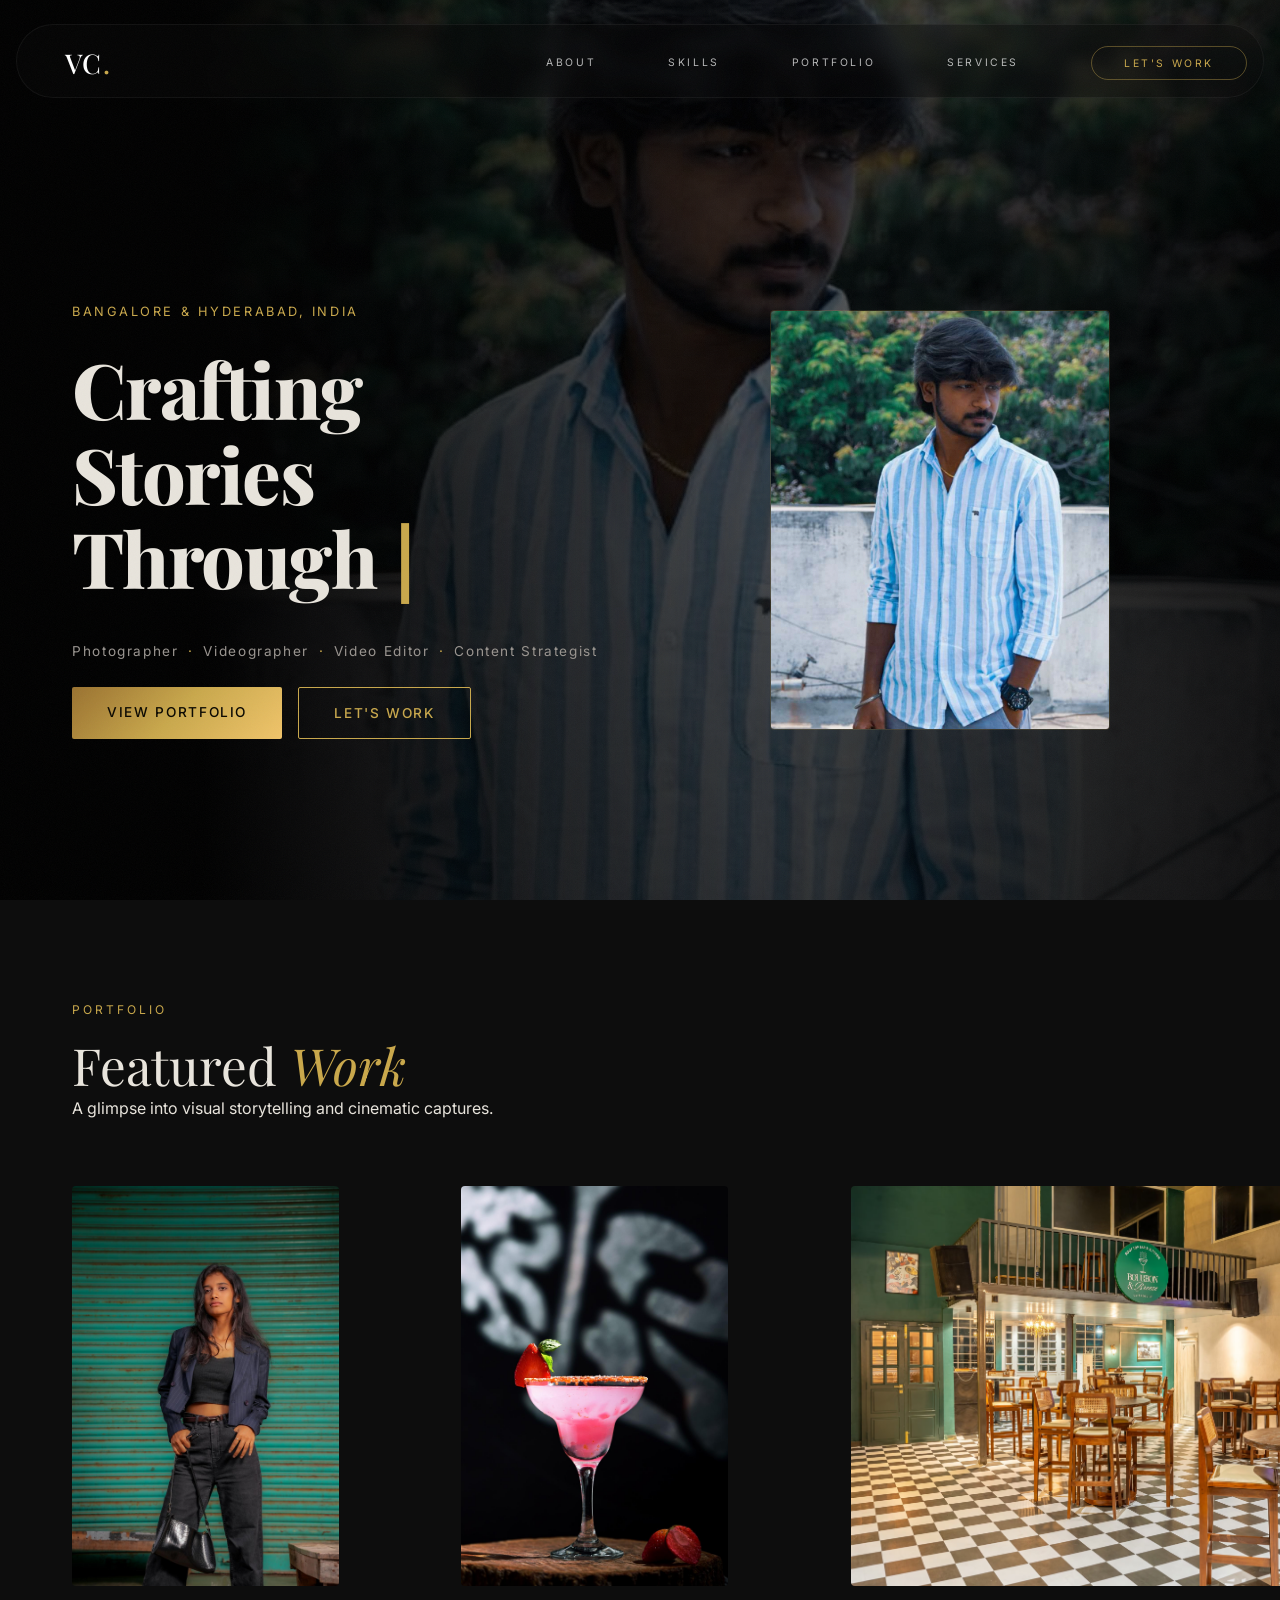
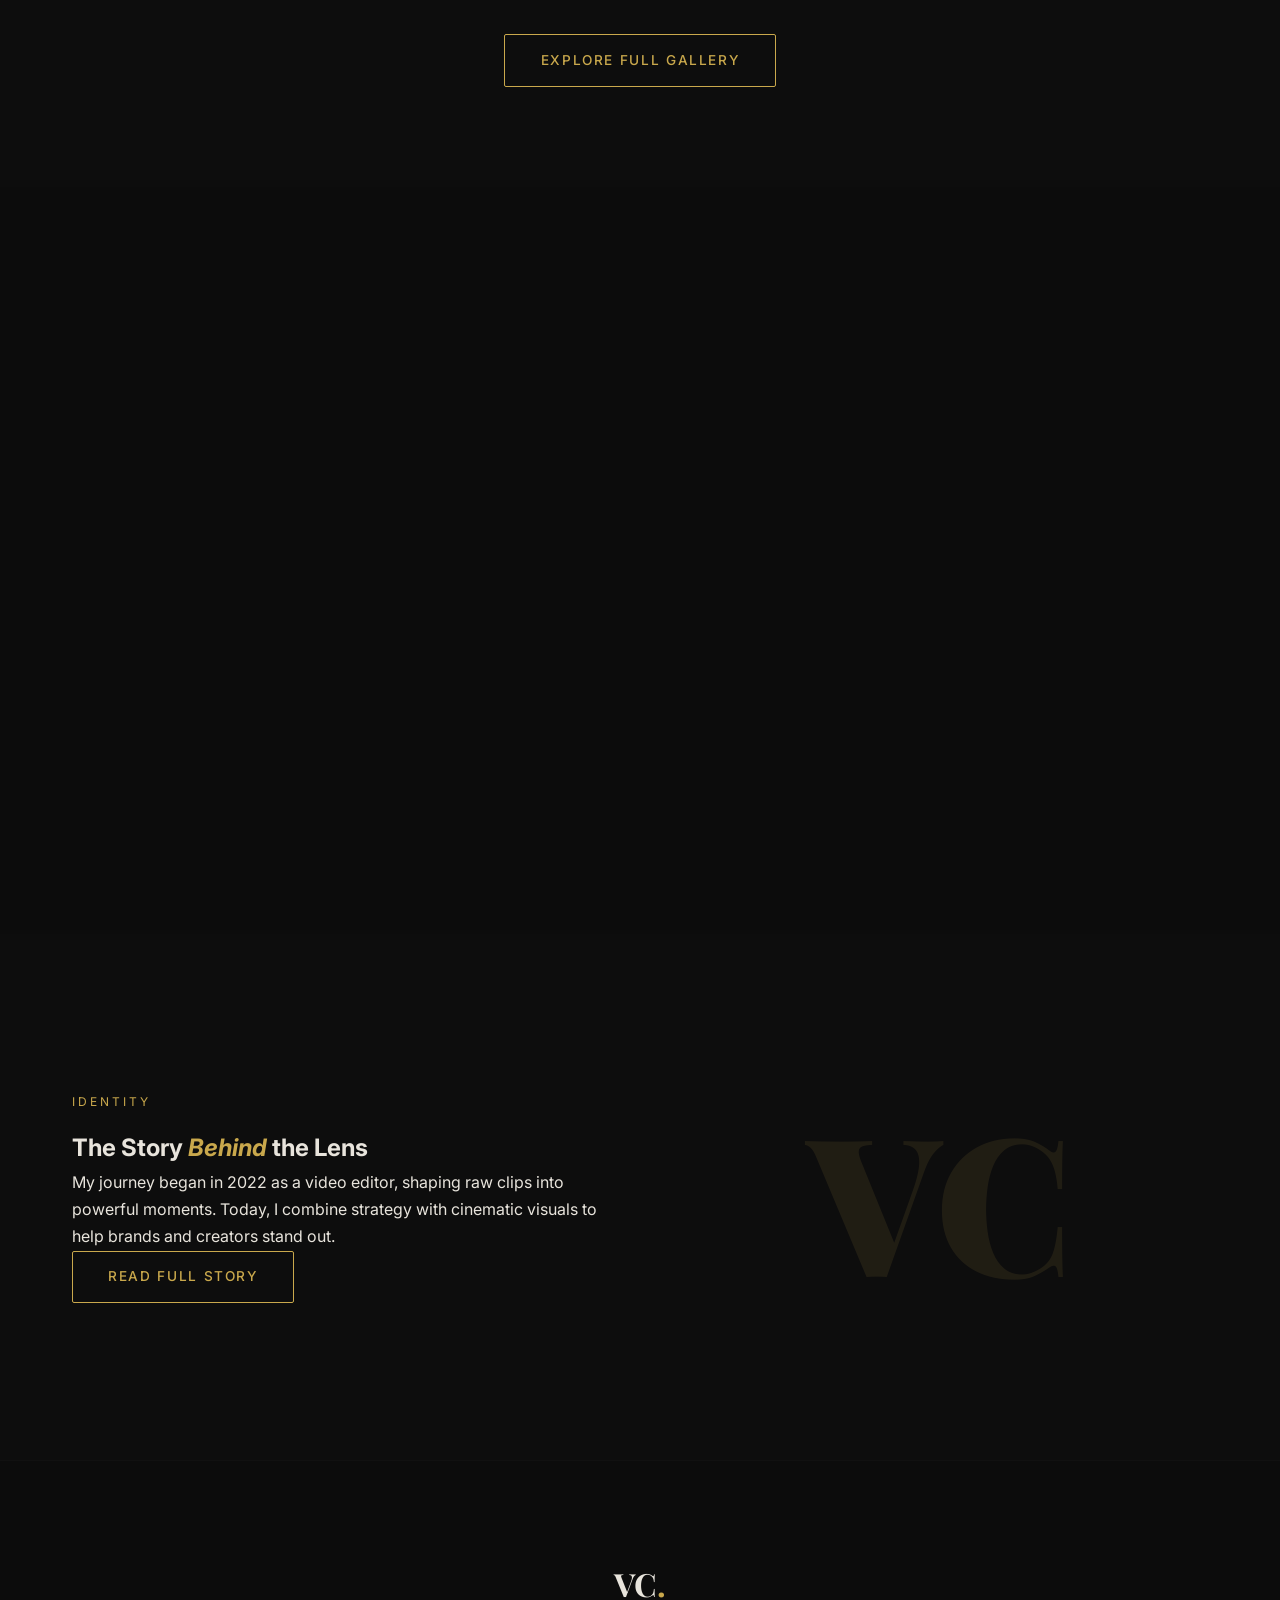
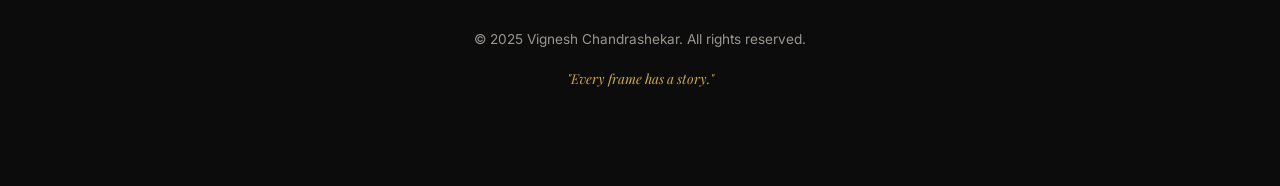
<file: index.html>
<!DOCTYPE html>
<html lang="en">

<head>
    <meta charset="UTF-8" />
    <meta name="viewport" content="width=device-width, initial-scale=1.0" />
    <title>Vignesh Chandrashekar — Photographer · Videographer · Creative</title>
    <meta name="description"
        content="Vignesh Chandrashekar is a cinematic photographer, videographer, video editor and content strategist based in Bangalore & Hyderabad, India." />
    <link rel="preconnect" href="https://fonts.googleapis.com" />
    <link rel="preconnect" href="https://fonts.gstatic.com" crossorigin />
    <link
        href="https://fonts.googleapis.com/css2?family=Playfair+Display:ital,wght@0,400..900;1,400..900&family=Satisfy&family=Inter:wght@300;400;500;600&display=swap"
        rel="stylesheet" />
    <link rel="stylesheet" href="style.css" />
    <!-- Open Graph / Social Media -->
    <meta property="og:type" content="website" />
    <meta property="og:title" content="Vignesh Chandrashekar — Photographer · Videographer" />
    <meta property="og:description"
        content="Cinematic photographer, videographer, and content strategist based in Bangalore & Hyderabad." />
    <meta property="og:image" content="portrait.jpg" />
</head>

<body class="page-fade-in">
    <div class="scroll-progress"></div>
    <div class="grain"></div>

    <nav id="navbar">
        <div class="nav-inner">
            <a href="index.html" class="nav-logo">VC<span class="gold">.</span></a>
            <ul class="nav-links">
                <li><a href="about.html">About</a></li>
                <li><a href="skills.html">Skills</a></li>
                <li><a href="portfolio.html">Portfolio</a></li>
                <li><a href="services.html">Services</a></li>
                <li><a href="contact.html" class="cta-nav">Let's Work</a></li>
            </ul>
            <button class="hamburger" id="hamburger"><span></span><span></span><span></span></button>
        </div>
    </nav>

    <div class="mobile-menu" id="mobileMenu">
        <button class="close-menu" id="closeMenu">✕</button>
        <ul>
            <li><a href="index.html" class="mmlink nav-active">Home</a></li>
            <li><a href="about.html" class="mmlink">About</a></li>
            <li><a href="skills.html" class="mmlink">Skills</a></li>
            <li><a href="portfolio.html" class="mmlink">Portfolio</a></li>
            <li><a href="services.html" class="mmlink">Services</a></li>
            <li><a href="contact.html" class="mmlink">Contact</a></li>
        </ul>
    </div>

    <!-- HERO -->
    <section id="home" class="hero">
        <div class="hero-bg"></div>
        <div class="hero-content">
            <div class="hero-text">
                <p class="hero-eyebrow reveal">Bangalore &amp; Hyderabad, India</p>
                <h1 class="hero-title type-text">Crafting Stories<br />Through <em
                        class="gold-italic">Motion,</em><br /><em class="gold-italic">Strategy</em> <span
                        class="ampersand">&amp;</span> <span class="gold">Light.</span></h1>
                <p class="hero-roles reveal">
                    <span>Photographer</span><span class="dot">·</span>
                    <span>Videographer</span><span class="dot">·</span>
                    <span>Video Editor</span><span class="dot">·</span>
                    <span>Content Strategist</span>
                </p>
                <div class="hero-ctas reveal">
                    <a href="portfolio.html" class="btn btn-gold">View Portfolio</a>
                    <a href="contact.html" class="btn btn-outline">Let's Work</a>
                </div>
            </div>
            <div class="hero-portrait reveal">
                <div class="portrait-frame">
                    <div class="portrait-glow"></div>
                    <img src="portrait.jpg" alt="Vignesh Chandrashekar" class="portrait-image">
                    <div class="portrait-fallback" id="portraitFallback"><span class="monogram">VC</span></div>
                </div>
            </div>
        </div>
    </section>

    <!-- FEATURED WORK TEASER -->
    <section class="section section-dark">
        <div class="container">
            <div class="section-header reveal">
                <span class="section-tag">Portfolio</span>
                <h2 class="section-title">Featured <em class="gold-italic">Work</em></h2>
                <p class="section-sub">A glimpse into visual storytelling and cinematic captures.</p>
            </div>
            <div class="featured-grid reveal">
                <div class="featured-item port-12">
                    <div class="featured-overlay">
                        <h4>Fashion Editorial</h4><span>Style Study</span>
                    </div>
                </div>
                <div class="featured-item port-20">
                    <div class="featured-overlay">
                        <h4>Product Portrait</h4><span>Clean Capture</span>
                    </div>
                </div>
                <div class="featured-item port-26">
                    <div class="featured-overlay">
                        <h4>Bourbon Cafe</h4><span>Interior Design</span>
                    </div>
                </div>
            </div>
            <div class="section-footer reveal" style="text-align:center; margin-top:3rem;">
                <a href="portfolio.html" class="btn btn-outline">Explore Full Gallery</a>
            </div>
        </div>
    </section>

    <!-- SERVICES PREVIEW -->
    <section class="section">
        <div class="container">
            <div class="section-header reveal">
                <span class="section-tag">Expertise</span>
                <h2 class="section-title">Creative <em class="gold-italic">Solutions</em></h2>
            </div>
            <div class="services-preview-grid">
                <div class="s-preview-card reveal">
                    <div class="s-preview-icon">📷</div>
                    <h3>Photography</h3>
                    <p>Fashion, Interior, Food & Nature shots with professional retouching.</p>
                </div>
                <div class="s-preview-card reveal">
                    <div class="s-preview-icon">🎬</div>
                    <h3>Video Editing</h3>
                    <p>Cinematic post-production, color grading, and social optimization.</p>
                </div>
                <div class="s-preview-card reveal">
                    <div class="s-preview-icon">📱</div>
                    <h3>Strategy</h3>
                    <p>Building digital identities and managing content for creators.</p>
                </div>
            </div>
            <div class="section-footer reveal" style="text-align:center; margin-top:3rem;">
                <a href="services.html" class="btn btn-gold">All Services</a>
            </div>
        </div>
    </section>

    <!-- ABOUT TEASER -->
    <section class="section section-dark">
        <div class="container">
            <div class="about-teaser reveal">
                <div class="teaser-text">
                    <span class="section-tag">Identity</span>
                    <h2 class="section-title">The Story <em class="gold-italic">Behind</em> the Lens</h2>
                    <p>My journey began in 2022 as a video editor, shaping raw clips into powerful moments. Today, I
                        combine strategy with cinematic visuals to help brands and creators stand out.</p>
                    <a href="about.html" class="btn btn-outline">Read Full Story</a>
                </div>
                <div class="teaser-visual">
                    <div class="brand-monogram">VC</div>
                </div>
            </div>
        </div>
    </section>

    <footer>
        <div class="footer-inner">
            <div class="footer-logo">VC<span class="gold">.</span></div>
            <p>© 2025 Vignesh Chandrashekar. All rights reserved.</p>
            <p class="footer-quote">"Every frame has a story."</p>
        </div>
    </footer>

    <div class="back-to-top" id="backToTop">↑</div>
    <script src="script.js"></script>
</body>

</html>
</file>
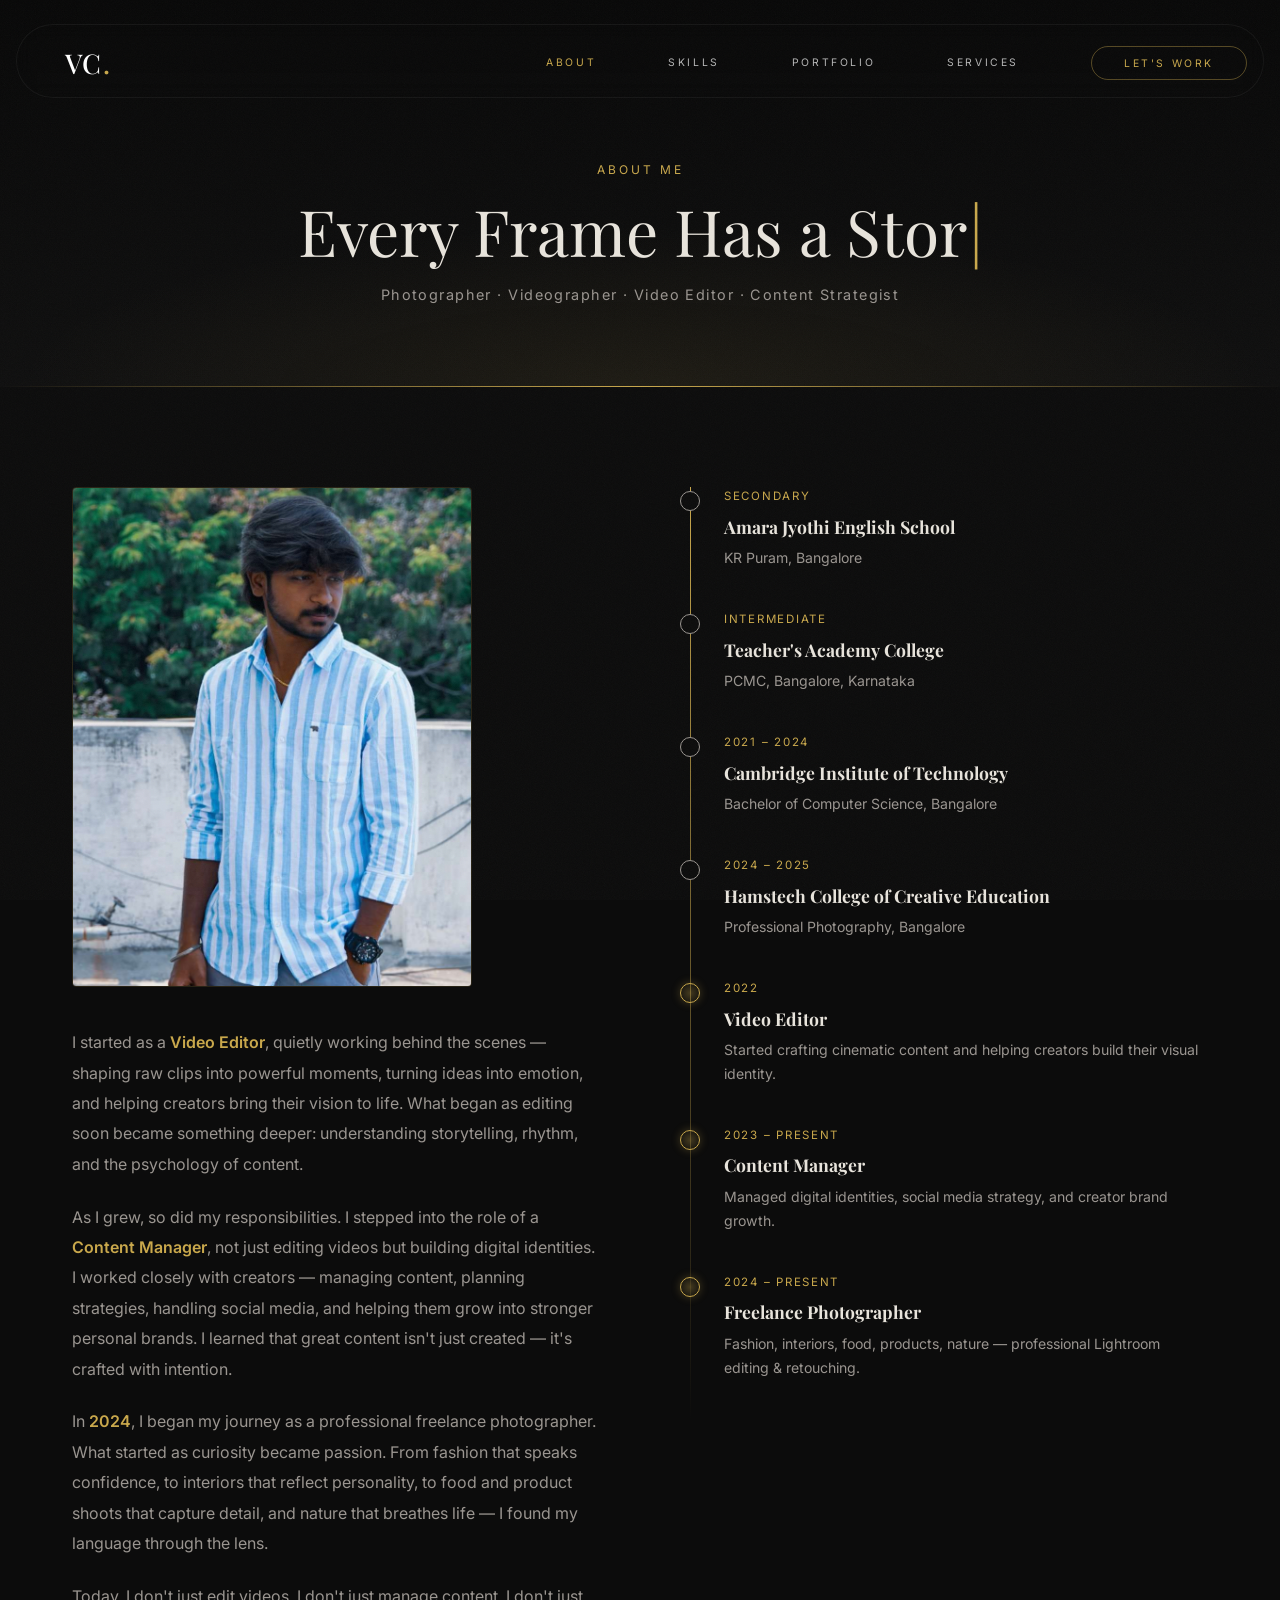
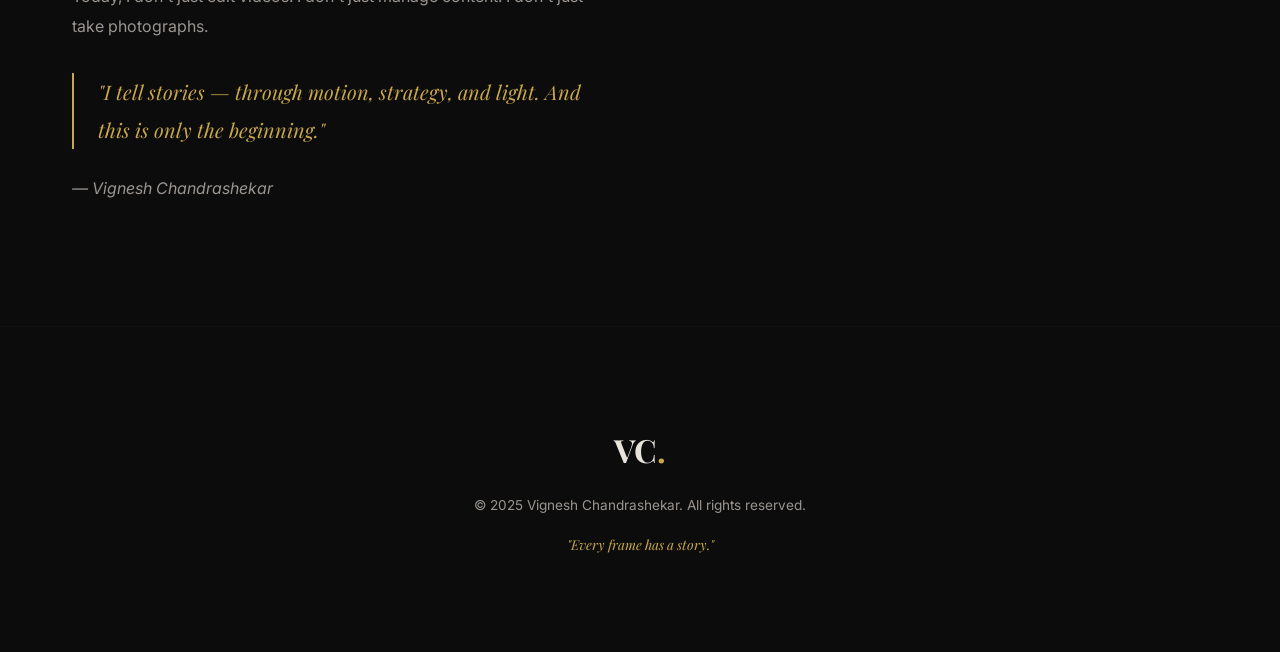
<file: about.html>
<!DOCTYPE html>
<html lang="en">

<head>
    <meta charset="UTF-8" />
    <meta name="viewport" content="width=device-width, initial-scale=1.0" />
    <title>About — Vignesh Chandrashekar</title>
    <meta name="description"
        content="Learn about Vignesh Chandrashekar's creative journey from Video Editor to Photographer and Content Strategist." />
    <link rel="preconnect" href="https://fonts.googleapis.com" />
    <link rel="preconnect" href="https://fonts.gstatic.com" crossorigin />
    <link
        href="https://fonts.googleapis.com/css2?family=Playfair+Display:ital,wght@0,400..900;1,400..900&family=Satisfy&family=Inter:wght@300;400;500;600&display=swap"
        rel="stylesheet" />
    <link rel="stylesheet" href="style.css" />
    <!-- Open Graph / Social Media -->
    <meta property="og:type" content="website" />
    <meta property="og:title" content="About — Vignesh Chandrashekar" />
    <meta property="og:description" content="Learn about the creative journey of Vignesh Chandrashekar." />
    <meta property="og:image" content="portrait.jpg" />
</head>

<body class="page-fade-in">
    <div class="scroll-progress"></div>
    <div class="grain"></div>

    <nav id="navbar">
        <div class="nav-inner">
            <a href="index.html" class="nav-logo">VC<span class="gold">.</span></a>
            <ul class="nav-links">
                <li><a href="about.html" class="nav-active">About</a></li>
                <li><a href="skills.html">Skills</a></li>
                <li><a href="portfolio.html">Portfolio</a></li>
                <li><a href="services.html">Services</a></li>
                <li><a href="contact.html" class="cta-nav">Let's Work</a></li>
            </ul>
            <button class="hamburger" id="hamburger"><span></span><span></span><span></span></button>
        </div>
    </nav>

    <div class="mobile-menu" id="mobileMenu">
        <button class="close-menu" id="closeMenu">✕</button>
        <ul>
            <li><a href="index.html" class="mmlink">Home</a></li>
            <li><a href="about.html" class="mmlink nav-active">About</a></li>
            <li><a href="skills.html" class="mmlink">Skills</a></li>
            <li><a href="portfolio.html" class="mmlink">Portfolio</a></li>
            <li><a href="services.html" class="mmlink">Services</a></li>
            <li><a href="contact.html" class="mmlink">Contact</a></li>
        </ul>
    </div>

    <!-- Page Banner -->
    <div class="page-banner">
        <div class="page-banner-bg"></div>
        <div class="page-banner-content">
            <span class="section-tag reveal">About Me</span>
            <h1 class="type-text">Every Frame Has a Story.<br /><em class="gold-italic">And Mine Began in 2022.</em>
            </h1>
            <p class="reveal">Photographer · Videographer · Video Editor · Content Strategist</p>
        </div>
    </div>

    <!-- ABOUT -->
    <section class="section">
        <div class="container">
            <div class="about-grid">
                <div class="about-story reveal">
                    <div class="about-portrait-wrap">
                        <div class="portrait-frame">
                            <div class="portrait-glow"></div>
                            <img src="portrait.jpg" alt="Vignesh Chandrashekar" class="portrait-image">
                            <div class="portrait-fallback" id="portraitFallback"><span class="monogram">VC</span></div>
                        </div>
                    </div>
                    <p>I started as a <strong class="gold">Video Editor</strong>, quietly working behind the scenes —
                        shaping raw clips into powerful moments, turning ideas into emotion, and helping creators bring
                        their vision to life. What began as editing soon became something deeper: understanding
                        storytelling, rhythm, and the psychology of content.</p>
                    <p>As I grew, so did my responsibilities. I stepped into the role of a <strong class="gold">Content
                            Manager</strong>, not just editing videos but building digital identities. I worked closely
                        with creators — managing content, planning strategies, handling social media, and helping them
                        grow into stronger personal brands. I learned that great content isn't just created — it's
                        crafted with intention.</p>
                    <p>In <strong class="gold">2024</strong>, I began my journey as a professional freelance
                        photographer. What started as curiosity became passion. From fashion that speaks confidence, to
                        interiors that reflect personality, to food and product shoots that capture detail, and nature
                        that breathes life — I found my language through the lens.</p>
                    <p>Today, I don't just edit videos. I don't just manage content. I don't just take photographs.</p>
                    <p class="quote-text">"I tell stories — through motion, strategy, and light. And this is only the
                        beginning."</p>
                    <p style="margin-top:1.5rem;color:var(--text-dim);font-style:italic;">— Vignesh Chandrashekar</p>
                </div>
                <div class="timeline reveal">
                    <!-- Education (oldest → newest) -->
                    <div class="timeline-item">
                        <div class="tl-dot"></div>
                        <div class="tl-content">
                            <span class="tl-year">Secondary</span>
                            <h4>Amara Jyothi English School</h4>
                            <p>KR Puram, Bangalore</p>
                        </div>
                    </div>
                    <div class="timeline-item">
                        <div class="tl-dot"></div>
                        <div class="tl-content">
                            <span class="tl-year">Intermediate</span>
                            <h4>Teacher's Academy College</h4>
                            <p>PCMC, Bangalore, Karnataka</p>
                        </div>
                    </div>
                    <div class="timeline-item">
                        <div class="tl-dot"></div>
                        <div class="tl-content">
                            <span class="tl-year">2021 – 2024</span>
                            <h4>Cambridge Institute of Technology</h4>
                            <p>Bachelor of Computer Science, Bangalore</p>
                        </div>
                    </div>
                    <div class="timeline-item">
                        <div class="tl-dot"></div>
                        <div class="tl-content">
                            <span class="tl-year">2024 – 2025</span>
                            <h4>Hamstech College of Creative Education</h4>
                            <p>Professional Photography, Bangalore</p>
                        </div>
                    </div>
                    <!-- Career (oldest → newest) -->
                    <div class="timeline-item">
                        <div class="tl-dot gold-dot"></div>
                        <div class="tl-content">
                            <span class="tl-year">2022</span>
                            <h4>Video Editor</h4>
                            <p>Started crafting cinematic content and helping creators build their visual identity.</p>
                        </div>
                    </div>
                    <div class="timeline-item">
                        <div class="tl-dot gold-dot"></div>
                        <div class="tl-content">
                            <span class="tl-year">2023 – Present</span>
                            <h4>Content Manager</h4>
                            <p>Managed digital identities, social media strategy, and creator brand growth.</p>
                        </div>
                    </div>
                    <div class="timeline-item">
                        <div class="tl-dot gold-dot"></div>
                        <div class="tl-content">
                            <span class="tl-year">2024 – Present</span>
                            <h4>Freelance Photographer</h4>
                            <p>Fashion, interiors, food, products, nature — professional Lightroom editing & retouching.
                            </p>
                        </div>
                    </div>
                </div>
            </div>
        </div>
    </section>

    <footer>
        <div class="footer-inner">
            <div class="footer-logo">VC<span class="gold">.</span></div>
            <p>© 2025 Vignesh Chandrashekar. All rights reserved.</p>
            <p class="footer-quote">"Every frame has a story."</p>
        </div>
    </footer>

    <div class="back-to-top" id="backToTop">↑</div>
    <script src="script.js"></script>
</body>

</html>
</file>
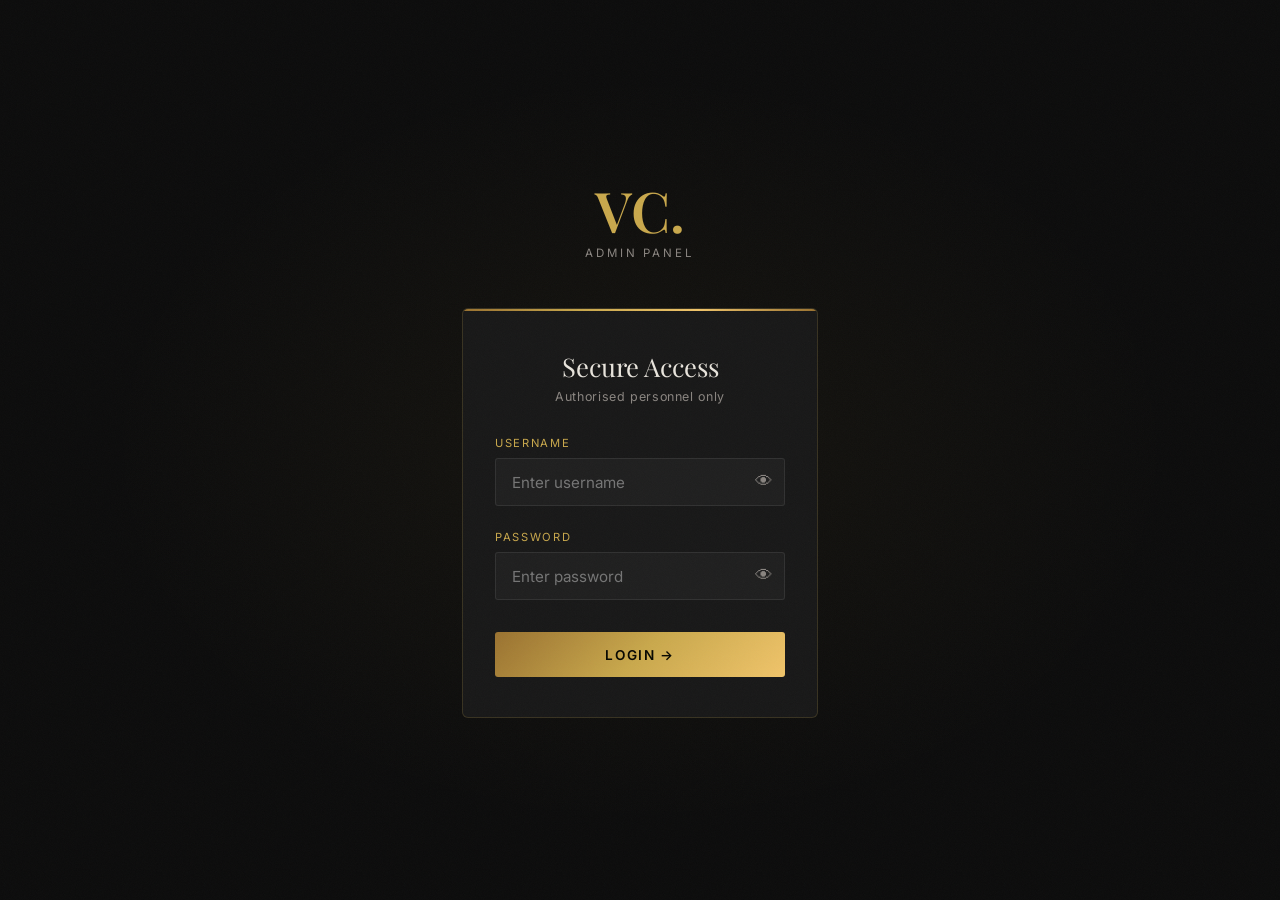
<file: admin.html>
<!DOCTYPE html>
<html lang="en">

<head>
    <meta charset="UTF-8" />
    <meta name="viewport" content="width=device-width, initial-scale=1.0" />
    <title>Admin — Vignesh Chandrashekar</title>
    <meta name="robots" content="noindex, nofollow" />
    <link rel="preconnect" href="https://fonts.googleapis.com" />
    <link rel="preconnect" href="https://fonts.gstatic.com" crossorigin />
    <link
        href="https://fonts.googleapis.com/css2?family=Playfair+Display:ital,wght@0,400..900;1,400..900&family=Satisfy&family=Inter:wght@300;400;500;600&display=swap"
        rel="stylesheet" />
    <style>
        *,
        *::before,
        *::after {
            box-sizing: border-box;
            margin: 0;
            padding: 0;
        }

        :root {
            --gold: #c9a84c;
            --gold-light: #f0c46a;
            --gold-dark: #9a7230;
            --bg: #0c0c0c;
            --bg2: #111111;
            --surface: #181818;
            --surface2: #1f1f1f;
            --border: rgba(201, 168, 76, 0.18);
            --text: #e8e4dc;
            --dim: #8a8580;
            --red: #e05252;
            --green: #52a052;
            --font-serif: 'Playfair Display', serif;
            --font-sans: 'Inter', system-ui, sans-serif;
        }

        html {
            scroll-behavior: smooth;
        }

        body {
            background: var(--bg);
            color: var(--text);
            font-family: var(--font-sans);
            min-height: 100vh;
        }

        /* ── GRAIN ── */
        .grain {
            position: fixed;
            inset: 0;
            z-index: 1000;
            pointer-events: none;
            opacity: 0.03;
            background-image: url("data:image/svg+xml,%3Csvg viewBox='0 0 256 256' xmlns='http://www.w3.org/2000/svg'%3E%3Cfilter id='n'%3E%3CfeTurbulence type='fractalNoise' baseFrequency='0.9' numOctaves='4' stitchTiles='stitch'/%3E%3C/filter%3E%3Crect width='100%25' height='100%25' filter='url(%23n)'/%3E%3C/svg%3E");
            background-size: 200px;
        }

        /* ══════════════════════════════
       LOGIN SCREEN
    ══════════════════════════════ */
        #loginScreen {
            min-height: 100vh;
            display: flex;
            align-items: center;
            justify-content: center;
            background: radial-gradient(ellipse 60% 60% at 50% 50%, rgba(201, 168, 76, 0.05) 0%, transparent 70%),
                var(--bg);
        }

        .login-box {
            width: 100%;
            max-width: 420px;
            padding: 2rem;
        }

        .login-logo {
            text-align: center;
            margin-bottom: 3rem;
        }

        .login-logo .monogram {
            font-family: var(--font-serif);
            font-size: 3.5rem;
            font-weight: 600;
            color: var(--gold);
            display: block;
            line-height: 1;
        }

        .login-logo p {
            font-size: .72rem;
            letter-spacing: .25em;
            text-transform: uppercase;
            color: var(--dim);
            margin-top: .5rem;
        }

        .login-card {
            background: var(--surface);
            border: 1px solid var(--border);
            border-radius: 6px;
            padding: 2.5rem 2rem;
            position: relative;
            overflow: hidden;
        }

        .login-card::before {
            content: '';
            position: absolute;
            top: 0;
            left: 0;
            right: 0;
            height: 2px;
            background: linear-gradient(90deg, var(--gold-dark), var(--gold), var(--gold-light), var(--gold-dark));
        }

        .login-card h2 {
            font-family: var(--font-serif);
            font-size: 1.6rem;
            font-weight: 300;
            margin-bottom: .4rem;
            text-align: center;
        }

        .login-card .sub {
            font-size: .78rem;
            color: var(--dim);
            text-align: center;
            margin-bottom: 2rem;
            letter-spacing: .05em;
        }

        .field {
            margin-bottom: 1.5rem;
        }

        .field label {
            display: block;
            font-size: .7rem;
            letter-spacing: .15em;
            text-transform: uppercase;
            color: var(--gold);
            margin-bottom: .5rem;
        }

        .field input {
            width: 100%;
            background: var(--surface2);
            border: 1px solid rgba(255, 255, 255, 0.08);
            color: var(--text);
            font-family: var(--font-sans);
            font-size: .95rem;
            padding: .85rem 1rem;
            border-radius: 3px;
            outline: none;
            transition: border-color .3s;
        }

        .field input:focus {
            border-color: var(--gold);
        }

        /* ── Show / hide toggle ── */
        .input-wrap {
            position: relative;
        }

        .input-wrap input {
            padding-right: 3rem;
        }

        .btn-eye {
            position: absolute;
            right: .75rem;
            top: 50%;
            transform: translateY(-50%);
            background: none;
            border: none;
            cursor: pointer;
            color: var(--dim);
            font-size: 1.1rem;
            line-height: 1;
            transition: color .2s;
            user-select: none;
        }

        .btn-eye:hover {
            color: var(--gold);
        }

        .btn-login {
            width: 100%;
            padding: .9rem;
            border: none;
            border-radius: 3px;
            cursor: pointer;
            background: linear-gradient(135deg, var(--gold-dark), var(--gold), var(--gold-light));
            color: #080800;
            font-family: var(--font-sans);
            font-size: .85rem;
            font-weight: 600;
            letter-spacing: .12em;
            text-transform: uppercase;
            transition: filter .3s, transform .3s;
            margin-top: .5rem;
        }

        .btn-login:hover {
            filter: brightness(1.1);
            transform: translateY(-1px);
        }

        .login-error {
            background: rgba(224, 82, 82, 0.12);
            border: 1px solid rgba(224, 82, 82, 0.3);
            color: var(--red);
            font-size: .82rem;
            padding: .75rem 1rem;
            border-radius: 3px;
            margin-bottom: 1.2rem;
            display: none;
            text-align: center;
        }

        /* ══════════════════════════════
       ADMIN DASHBOARD
    ══════════════════════════════ */
        #dashboard {
            display: none;
        }

        /* Topbar */
        .admin-topbar {
            background: var(--surface);
            border-bottom: 1px solid var(--border);
            padding: 1rem 2rem;
            display: flex;
            align-items: center;
            justify-content: space-between;
            position: sticky;
            top: 0;
            z-index: 10;
        }

        .admin-brand {
            display: flex;
            align-items: center;
            gap: .8rem;
        }

        .admin-brand .logo {
            font-family: var(--font-serif);
            font-size: 1.6rem;
            color: var(--gold);
        }

        .admin-brand .badge {
            font-size: .65rem;
            letter-spacing: .15em;
            text-transform: uppercase;
            background: rgba(201, 168, 76, 0.12);
            border: 1px solid var(--border);
            color: var(--gold);
            padding: .2rem .6rem;
            border-radius: 2px;
        }

        .admin-user {
            display: flex;
            align-items: center;
            gap: 1rem;
        }

        .admin-user span {
            font-size: .82rem;
            color: var(--dim);
        }

        .btn-logout {
            background: transparent;
            border: 1px solid rgba(224, 82, 82, 0.4);
            color: var(--red);
            font-size: .78rem;
            font-weight: 500;
            padding: .45rem 1rem;
            border-radius: 3px;
            cursor: pointer;
            letter-spacing: .08em;
            transition: background .3s;
        }

        .btn-logout:hover {
            background: rgba(224, 82, 82, 0.1);
        }

        /* Dashboard body */
        .admin-body {
            max-width: 1100px;
            margin: 0 auto;
            padding: 2.5rem 2rem;
        }

        /* Stats row */
        .stats-row {
            display: grid;
            grid-template-columns: repeat(3, 1fr);
            gap: 1rem;
            margin-bottom: 2.5rem;
        }

        .stat-card {
            background: var(--surface);
            border: 1px solid var(--border);
            border-radius: 4px;
            padding: 1.5rem 1.8rem;
            transition: border-color .3s;
        }

        .stat-card:hover {
            border-color: rgba(201, 168, 76, 0.4);
        }

        .stat-card .s-label {
            font-size: .7rem;
            letter-spacing: .15em;
            text-transform: uppercase;
            color: var(--dim);
        }

        .stat-card .s-value {
            font-family: var(--font-serif);
            font-size: 2.4rem;
            color: var(--gold);
            line-height: 1.1;
            margin-top: .3rem;
        }

        /* Section title */
        .dash-section-title {
            font-family: var(--font-serif);
            font-size: 1.4rem;
            font-weight: 300;
            margin-bottom: 1.2rem;
            display: flex;
            align-items: center;
            gap: 1rem;
        }

        .dash-section-title span {
            font-family: var(--font-sans);
            font-size: .72rem;
            letter-spacing: .1em;
            text-transform: uppercase;
            color: var(--dim);
        }

        /* Toolbar */
        .dash-toolbar {
            display: flex;
            align-items: center;
            justify-content: space-between;
            margin-bottom: 1.2rem;
            gap: 1rem;
            flex-wrap: wrap;
        }

        .search-box {
            background: var(--surface2);
            border: 1px solid rgba(255, 255, 255, 0.08);
            color: var(--text);
            padding: .55rem 1rem;
            border-radius: 3px;
            font-family: var(--font-sans);
            font-size: .85rem;
            outline: none;
            width: 260px;
            transition: border-color .3s;
        }

        .search-box:focus {
            border-color: var(--gold);
        }

        .search-box::placeholder {
            color: var(--dim);
        }

        .btn-clear {
            background: transparent;
            border: 1px solid rgba(224, 82, 82, 0.35);
            color: var(--red);
            font-size: .78rem;
            padding: .5rem 1rem;
            border-radius: 3px;
            cursor: pointer;
            transition: background .3s;
        }

        .btn-clear:hover {
            background: rgba(224, 82, 82, 0.1);
        }

        /* Submissions list — accordion style */
        .submissions-list {
            display: flex;
            flex-direction: column;
            gap: 0;
            border: 1px solid var(--border);
            border-radius: 4px;
            overflow: hidden;
        }

        .submission-card {
            background: var(--surface);
            border-bottom: 1px solid var(--border);
            animation: slideIn .25s ease;
        }

        .submission-card:last-child {
            border-bottom: none;
        }

        @keyframes slideIn {
            from {
                opacity: 0;
                transform: translateY(6px)
            }

            to {
                opacity: 1;
                transform: translateY(0)
            }
        }

        /* Compact row (always visible) */
        .sub-row {
            display: flex;
            align-items: center;
            padding: .85rem 1.2rem;
            gap: 1rem;
            justify-content: space-between;
            transition: background .2s;
        }

        .sub-row:hover {
            background: rgba(201, 168, 76, 0.04);
        }

        .sub-row-left {
            display: flex;
            align-items: center;
            gap: .9rem;
            flex: 1;
            min-width: 0;
        }

        .sub-row-right {
            display: flex;
            align-items: center;
            gap: .7rem;
            flex-shrink: 0;
        }

        .btn-sub-name {
            background: none;
            border: none;
            cursor: pointer;
            font-family: var(--font-serif);
            font-size: 1.1rem;
            color: var(--text);
            text-align: left;
            transition: color .2s;
            padding: 0;
            white-space: nowrap;
            overflow: hidden;
            text-overflow: ellipsis;
            max-width: 220px;
        }

        .btn-sub-name:hover {
            color: var(--gold);
        }

        .sub-project {
            font-size: .65rem;
            letter-spacing: .1em;
            text-transform: uppercase;
            background: rgba(201, 168, 76, 0.1);
            border: 1px solid var(--border);
            color: var(--gold);
            padding: .18rem .6rem;
            border-radius: 2px;
            white-space: nowrap;
        }

        .sub-time {
            font-size: .7rem;
            color: var(--dim);
            white-space: nowrap;
        }

        .sub-chevron {
            background: none;
            border: none;
            color: var(--dim);
            font-size: .75rem;
            cursor: pointer;
            transition: transform .25s, color .2s;
            line-height: 1;
            padding: 2px 4px;
        }

        .sub-chevron:hover {
            color: var(--gold);
        }

        .sub-chevron.open {
            transform: rotate(180deg);
            color: var(--gold);
        }

        .btn-del-sub {
            background: none;
            border: none;
            color: rgba(224, 82, 82, .35);
            font-size: .85rem;
            cursor: pointer;
            transition: color .2s;
            line-height: 1;
        }

        .btn-del-sub:hover {
            color: var(--red);
        }

        /* Expandable details panel */
        .sub-details {
            display: none;
            padding: 1.2rem 1.5rem 1.4rem;
            background: var(--bg2);
            border-top: 1px solid rgba(255, 255, 255, 0.05);
            animation: fadeDown .2s ease;
        }

        .sub-details.open {
            display: block;
        }

        @keyframes fadeDown {
            from {
                opacity: 0;
                transform: translateY(-6px)
            }

            to {
                opacity: 1;
                transform: translateY(0)
            }
        }

        .detail-grid {
            display: grid;
            grid-template-columns: 100px 1fr;
            gap: .55rem 1.2rem;
            margin-bottom: 1rem;
        }

        .d-key {
            font-size: .68rem;
            letter-spacing: .15em;
            text-transform: uppercase;
            color: var(--gold);
            padding-top: .1rem;
        }

        .d-val {
            font-size: .88rem;
            color: var(--dim);
            word-break: break-word;
        }

        .d-val a {
            color: var(--gold);
            text-decoration: none;
        }

        .d-val a:hover {
            text-decoration: underline;
        }

        .detail-message {
            font-size: .88rem;
            color: var(--text);
            line-height: 1.8;
            padding-top: .9rem;
            border-top: 1px solid rgba(255, 255, 255, 0.06);
            white-space: pre-wrap;
        }

        .detail-message-label {
            font-size: .68rem;
            letter-spacing: .15em;
            text-transform: uppercase;
            color: var(--gold);
            margin-bottom: .5rem;
            display: block;
        }

        /* Empty state */
        .empty-state {
            text-align: center;
            padding: 4rem 2rem;
            color: var(--dim);
            font-size: .92rem;
        }

        .empty-state .e-icon {
            font-size: 3rem;
            margin-bottom: 1rem;
            opacity: .3;
        }

        .empty-state p {
            margin-top: .5rem;
        }

        @media (max-width: 640px) {
            .stats-row {
                grid-template-columns: 1fr 1fr;
            }

            .admin-topbar {
                padding: .8rem 1rem;
            }

            .admin-body {
                padding: 1.5rem 1rem;
            }

            .search-box {
                width: 100%;
            }
        }
    </style>
</head>

<body>
    <div class="grain"></div>

    <!-- ══════ LOGIN ══════ -->
    <div id="loginScreen">
        <div class="login-box">
            <div class="login-logo">
                <span class="monogram">VC<span style="color:var(--gold)">.</span></span>
                <p>Admin Panel</p>
            </div>
            <div class="login-card">
                <h2>Secure Access</h2>
                <p class="sub">Authorised personnel only</p>
                <div class="login-error" id="loginError">⚠ Invalid credentials. Access denied.</div>
                <form id="loginForm" autocomplete="off">
                    <div class="field">
                        <label for="admin-user">Username</label>
                        <div class="input-wrap">
                            <input type="text" id="admin-user" placeholder="Enter username" autocomplete="off" />
                            <button type="button" class="btn-eye" data-target="admin-user"
                                title="Show / hide">👁</button>
                        </div>
                    </div>
                    <div class="field">
                        <label for="admin-pass">Password</label>
                        <div class="input-wrap">
                            <input type="password" id="admin-pass" placeholder="Enter password" autocomplete="off" />
                            <button type="button" class="btn-eye" data-target="admin-pass"
                                title="Show / hide">👁</button>
                        </div>
                    </div>
                    <button type="submit" class="btn-login">Login →</button>
                </form>
            </div>
        </div>
    </div>

    <!-- ══════ DASHBOARD ══════ -->
    <div id="dashboard">
        <!-- Topbar -->
        <div class="admin-topbar">
            <div class="admin-brand">
                <span class="logo">VC.</span>
                <span class="badge">Admin</span>
            </div>
            <div class="admin-user">
                <span id="loggedUser"></span>
                <button class="btn-logout" id="logoutBtn">Logout</button>
            </div>
        </div>

        <div class="admin-body">
            <!-- Stats -->
            <div class="stats-row">
                <div class="stat-card">
                    <div class="s-label">Total Submissions</div>
                    <div class="s-value" id="statTotal">0</div>
                </div>
                <div class="stat-card">
                    <div class="s-label">Latest Project Type</div>
                    <div class="s-value" id="statLatest" style="font-size:1.2rem;padding-top:.5rem;">—</div>
                </div>
                <div class="stat-card">
                    <div class="s-label">Most Recent</div>
                    <div class="s-value" id="statRecent" style="font-size:1rem;padding-top:.6rem;">—</div>
                </div>
            </div>

            <!-- Submissions -->
            <div class="dash-section-title">
                Enquiries
                <span id="countLabel">0 messages</span>
            </div>

            <div class="dash-toolbar">
                <input class="search-box" id="searchBox" type="text"
                    placeholder="🔍  Search by name, email or project…" />
                <button class="btn-clear" id="clearAllBtn">🗑 Clear All</button>
            </div>

            <div class="submissions-list" id="submissionsList"></div>
        </div>
    </div>

    <script>
        /* ──────────────────────────────
           CREDENTIALS
        ────────────────────────────── */
        const VALID_USER = 'rocky.dev';
        const VALID_PASS = 'rocky.dev';
        const SESSION_KEY = 'vc_admin_session';
        const DATA_KEY = 'vc_submissions';

        /* ──────────────────────────────
           DOM refs
        ────────────────────────────── */
        const loginScreen = document.getElementById('loginScreen');
        const dashboard = document.getElementById('dashboard');
        const loginForm = document.getElementById('loginForm');
        const loginError = document.getElementById('loginError');

        /* ──────────────────────────────
           AUTH
        ────────────────────────────── */
        function isLoggedIn() {
            return sessionStorage.getItem(SESSION_KEY) === 'authenticated';
        }

        function showDashboard() {
            loginScreen.style.display = 'none';
            dashboard.style.display = 'block';
            document.getElementById('loggedUser').textContent = '👤 ' + VALID_USER;
            renderDashboard();
        }

        function showLogin() {
            sessionStorage.removeItem(SESSION_KEY);
            loginScreen.style.display = 'flex';
            dashboard.style.display = 'none';
        }

        // Auto-restore session
        if (isLoggedIn()) showDashboard();

        loginForm.addEventListener('submit', (e) => {
            e.preventDefault();
            const user = document.getElementById('admin-user').value.trim();
            const pass = document.getElementById('admin-pass').value.trim();

            if (user === VALID_USER && pass === VALID_PASS) {
                sessionStorage.setItem(SESSION_KEY, 'authenticated');
                loginError.style.display = 'none';
                showDashboard();
            } else {
                loginError.style.display = 'block';
                document.getElementById('admin-pass').value = '';
                // Shake animation
                loginError.style.animation = 'none';
                void loginError.offsetWidth;
            }
        });

        document.getElementById('logoutBtn').addEventListener('click', showLogin);

        /* ──────────────────────────────
           DATA HELPERS
        ────────────────────────────── */
        function getSubmissions() {
            return JSON.parse(localStorage.getItem(DATA_KEY) || '[]');
        }
        function saveSubmissions(arr) {
            localStorage.setItem(DATA_KEY, JSON.stringify(arr));
        }

        /* ──────────────────────────────
           RENDER DASHBOARD
        ────────────────────────────── */
        function renderDashboard(filter = '') {
            const all = getSubmissions();
            const query = filter.toLowerCase();
            const list = query
                ? all.filter(s =>
                    s.name.toLowerCase().includes(query) ||
                    s.email.toLowerCase().includes(query) ||
                    s.project.toLowerCase().includes(query) ||
                    s.message.toLowerCase().includes(query)
                )
                : all;

            // Stats
            document.getElementById('statTotal').textContent = all.length;
            document.getElementById('statLatest').textContent = all[0]?.project || '—';
            document.getElementById('statRecent').textContent = all[0]?.time || '—';
            document.getElementById('countLabel').textContent =
                `${list.length} message${list.length !== 1 ? 's' : ''}`;

            // List
            const container = document.getElementById('submissionsList');
            container.innerHTML = '';

            if (list.length === 0) {
                container.innerHTML = `
        <div class="empty-state">
          <div class="e-icon">📭</div>
          <strong>${all.length === 0 ? 'No enquiries yet.' : 'No results match your search.'}</strong>
          <p>${all.length === 0 ? 'Submissions from the contact form will appear here.' : 'Try a different search term.'}</p>
        </div>`;
                return;
            }

            list.forEach(s => {
                const name = esc(s.name) || '<em style="color:var(--dim)">Anonymous</em>';
                const card = document.createElement('div');
                card.className = 'submission-card';
                card.dataset.id = s.id;
                card.innerHTML = `
                  <!-- Compact row -->
                  <div class="sub-row">
                    <div class="sub-row-left">
                      <button class="btn-sub-name" title="Click to expand">${name}</button>
                      <span class="sub-project">${esc(s.project) || 'General'}</span>
                    </div>
                    <div class="sub-row-right">
                      <span class="sub-time">${esc(s.time)}</span>
                      <button class="sub-chevron" title="Expand">▼</button>
                      <button class="btn-del-sub" title="Delete" data-id="${s.id}">✕</button>
                    </div>
                  </div>
                  <!-- Expandable details -->
                  <div class="sub-details">
                    <div class="detail-grid">
                      <span class="d-key">Name</span>
                      <span class="d-val">${name}</span>
                      <span class="d-key">Email</span>
                      <span class="d-val"><a href="mailto:${esc(s.email)}">${esc(s.email)}</a></span>
                      <span class="d-key">Project</span>
                      <span class="d-val">${esc(s.project) || '—'}</span>
                      <span class="d-key">Received</span>
                      <span class="d-val">${esc(s.time)}</span>
                    </div>
                    <span class="detail-message-label">Message</span>
                    <div class="detail-message">${esc(s.message)}</div>
                  </div>`;

                // Toggle expand on name click or chevron click
                const toggle = () => {
                    const det = card.querySelector('.sub-details');
                    const chev = card.querySelector('.sub-chevron');
                    det.classList.toggle('open');
                    chev.classList.toggle('open');
                };
                card.querySelector('.btn-sub-name').addEventListener('click', toggle);
                card.querySelector('.sub-chevron').addEventListener('click', toggle);

                // Delete
                card.querySelector('.btn-del-sub').addEventListener('click', () => {
                    const id = parseInt(card.querySelector('.btn-del-sub').dataset.id);
                    const updated = getSubmissions().filter(s => s.id !== id);
                    saveSubmissions(updated);
                    renderDashboard(document.getElementById('searchBox').value);
                });

                container.appendChild(card);
            });
        }

        // Escape HTML to prevent XSS
        function esc(str) {
            return String(str ?? '')
                .replace(/&/g, '&amp;')
                .replace(/</g, '&lt;')
                .replace(/>/g, '&gt;')
                .replace(/"/g, '&quot;');
        }

        // Search
        document.getElementById('searchBox').addEventListener('input', (e) => {
            renderDashboard(e.target.value);
        });

        // Clear all
        document.getElementById('clearAllBtn').addEventListener('click', () => {
            if (confirm('Delete ALL submissions? This cannot be undone.')) {
                saveSubmissions([]);
                renderDashboard();
            }
        });

        // Show / hide toggles
        document.querySelectorAll('.btn-eye').forEach(btn => {
            btn.addEventListener('click', () => {
                const input = document.getElementById(btn.dataset.target);
                const show = input.type === 'password';
                input.type = show ? 'text' : 'password';
                btn.textContent = show ? '🙈' : '👁';
            });
        });
    </script>
</body>

</html>
</file>
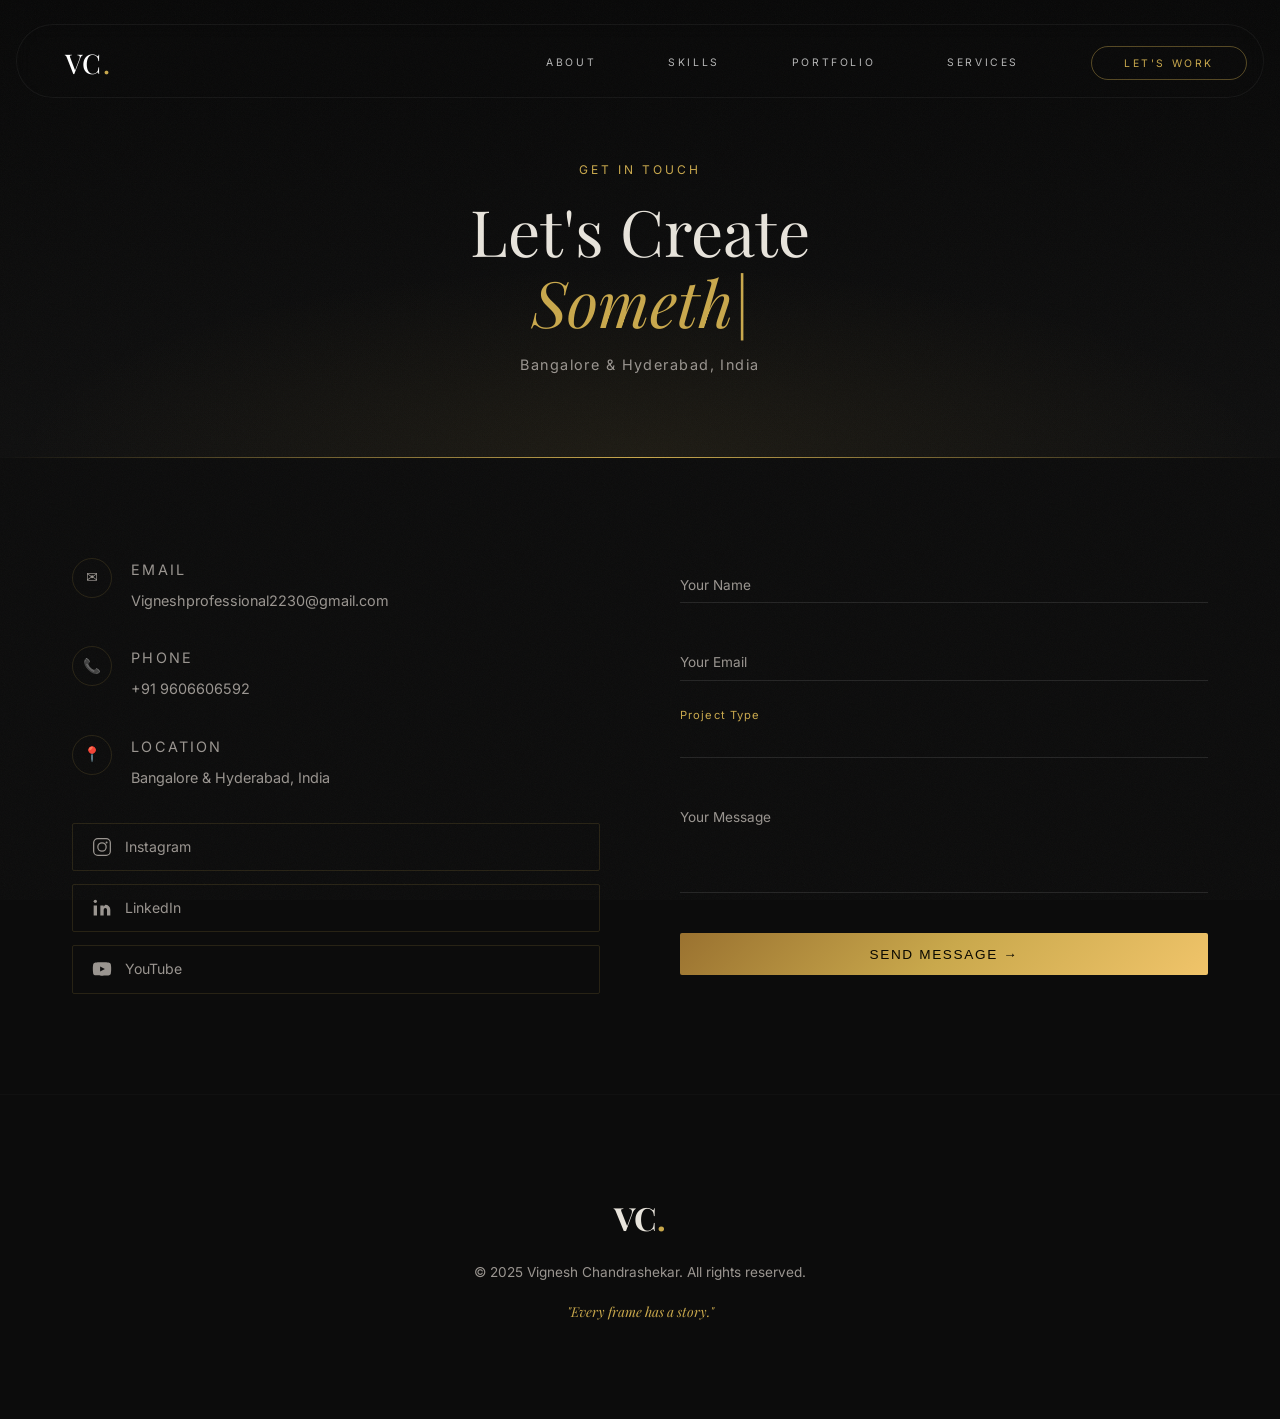
<file: contact.html>
<!DOCTYPE html>
<html lang="en">

<head>
    <meta charset="UTF-8" />
    <meta name="viewport" content="width=device-width, initial-scale=1.0" />
    <title>Contact — Vignesh Chandrashekar</title>
    <meta name="description"
        content="Get in touch with Vignesh Chandrashekar for photography, video editing and content strategy projects." />
    <link rel="preconnect" href="https://fonts.googleapis.com" />
    <link rel="preconnect" href="https://fonts.gstatic.com" crossorigin />
    <link
        href="https://fonts.googleapis.com/css2?family=Playfair+Display:ital,wght@0,400..900;1,400..900&family=Satisfy&family=Inter:wght@300;400;500;600&display=swap"
        rel="stylesheet" />
    <link rel="stylesheet" href="style.css" />
    <!-- Open Graph / Social Media -->
    <meta property="og:type" content="website" />
    <meta property="og:title" content="Contact — Vignesh Chandrashekar" />
    <meta property="og:description" content="Get in touch for photography and video projects." />
    <meta property="og:image" content="portrait.jpg" />
</head>

<body class="page-fade-in">
    <div class="scroll-progress"></div>
    <div class="grain"></div>

    <nav id="navbar">
        <div class="nav-inner">
            <a href="index.html" class="nav-logo">VC<span class="gold">.</span></a>
            <ul class="nav-links">
                <li><a href="about.html">About</a></li>
                <li><a href="skills.html">Skills</a></li>
                <li><a href="portfolio.html">Portfolio</a></li>
                <li><a href="services.html">Services</a></li>
                <li><a href="contact.html" class="cta-nav">Let's Work</a></li>
            </ul>
            <button class="hamburger" id="hamburger"><span></span><span></span><span></span></button>
        </div>
    </nav>

    <div class="mobile-menu" id="mobileMenu">
        <button class="close-menu" id="closeMenu">✕</button>
        <ul>
            <li><a href="index.html" class="mmlink">Home</a></li>
            <li><a href="about.html" class="mmlink">About</a></li>
            <li><a href="skills.html" class="mmlink">Skills</a></li>
            <li><a href="portfolio.html" class="mmlink">Portfolio</a></li>
            <li><a href="services.html" class="mmlink">Services</a></li>
            <li><a href="contact.html" class="mmlink nav-active">Contact</a></li>
        </ul>
    </div>

    <!-- Page Banner -->
    <div class="page-banner">
        <div class="page-banner-bg"></div>
        <div class="page-banner-content">
            <span class="section-tag reveal">Get In Touch</span>
            <h1 class="type-text">Let's Create<br /><em class="gold-italic">Something Remarkable.</em></h1>
            <p class="reveal">Bangalore &amp; Hyderabad, India</p>
        </div>
    </div>

    <!-- CONTACT -->
    <section class="section">
        <div class="container">
            <div class="contact-grid">
                <div class="contact-info reveal">
                    <div class="contact-item">
                        <span class="c-icon">✉</span>
                        <div>
                            <span class="c-label">Email</span>
                            <a href="mailto:Vigneshprofessional2230@gmail.com">Vigneshprofessional2230@gmail.com</a>
                        </div>
                    </div>
                    <div class="contact-item">
                        <span class="c-icon">📞</span>
                        <div>
                            <span class="c-label">Phone</span>
                            <a href="tel:+919606606592">+91 9606606592</a>
                        </div>
                    </div>
                    <div class="contact-item">
                        <span class="c-icon">📍</span>
                        <div>
                            <span class="c-label">Location</span>
                            <span>Bangalore &amp; Hyderabad, India</span>
                        </div>
                    </div>
                    <div class="social-links">
                        <a href="https://www.instagram.com/vignesh._.2209?igsh=MTI5NjU5dXE1dzg3bA==" target="_blank"
                            class="social-btn">
                            <svg viewBox="0 0 24 24" fill="none" stroke="currentColor" stroke-width="1.5" width="20"
                                height="20">
                                <rect x="2" y="2" width="20" height="20" rx="5" />
                                <circle cx="12" cy="12" r="5" />
                                <circle cx="17.5" cy="6.5" r="1.2" fill="currentColor" stroke="none" />
                            </svg>
                            Instagram
                        </a>
                        <a href="https://www.linkedin.com/in/vignesh-chandrashekhar-97035b367" target="_blank"
                            class="social-btn">
                            <svg viewBox="0 0 24 24" fill="currentColor" width="20" height="20">
                                <path
                                    d="M16 8a6 6 0 016 6v7h-4v-7a2 2 0 00-4 0v7H10V9h4v1.5A6 6 0 0116 8zM2 9h4v12H2z" />
                                <circle cx="4" cy="4" r="2" />
                            </svg>
                            LinkedIn
                        </a>
                        <a href="https://www.youtube.com/@Vigneshchandrashekar22" target="_blank" class="social-btn">
                            <svg viewBox="0 0 24 24" fill="currentColor" width="20" height="20">
                                <path
                                    d="M22.54 6.42a2.78 2.78 0 00-1.95-1.96C18.88 4 12 4 12 4s-6.88 0-8.59.46A2.78 2.78 0 001.46 6.42 29 29 0 001 12a29 29 0 00.46 5.58 2.78 2.78 0 001.95 1.96C5.12 20 12 20 12 20s6.88 0 8.59-.46a2.78 2.78 0 001.95-1.96A29 29 0 0023 12a29 29 0 00-.46-5.58z" />
                                <polygon points="9.75,15.02 15.5,12 9.75,8.98 9.75,15.02" fill="#0f0f0f" />
                            </svg>
                            YouTube
                        </a>
                    </div>
                </div>
                <form class="contact-form reveal" id="contactForm">
                    <div class="form-group">
                        <input type="text" id="f-name" required placeholder=" " />
                        <label for="f-name">Your Name</label>
                        <div class="form-line"></div>
                    </div>
                    <div class="form-group">
                        <input type="email" id="f-email" required placeholder=" " />
                        <label for="f-email">Your Email</label>
                        <div class="form-line"></div>
                    </div>
                    <div class="form-group select-wrap">
                        <select id="f-type" required>
                            <option value="" disabled selected></option>
                            <option>Photography</option>
                            <option>Video Editing</option>
                            <option>Content Management</option>
                            <option>Brand Strategy</option>
                            <option>Other</option>
                        </select>
                        <label for="f-type" class="select-label">Project Type</label>
                        <div class="form-line"></div>
                    </div>
                    <div class="form-group">
                        <textarea id="f-msg" rows="4" required placeholder=" "></textarea>
                        <label for="f-msg">Your Message</label>
                        <div class="form-line"></div>
                    </div>
                    <button type="submit" class="btn btn-gold btn-full">Send Message →</button>
                </form>
            </div>
        </div>
    </section>

    <footer>
        <div class="footer-inner">
            <div class="footer-logo">VC<span class="gold">.</span></div>
            <p>© 2025 Vignesh Chandrashekar. All rights reserved.</p>
            <p class="footer-quote">"Every frame has a story."</p>
        </div>
    </footer>

    <div class="back-to-top" id="backToTop">↑</div>
    <script src="script.js"></script>
</body>

</html>
</file>
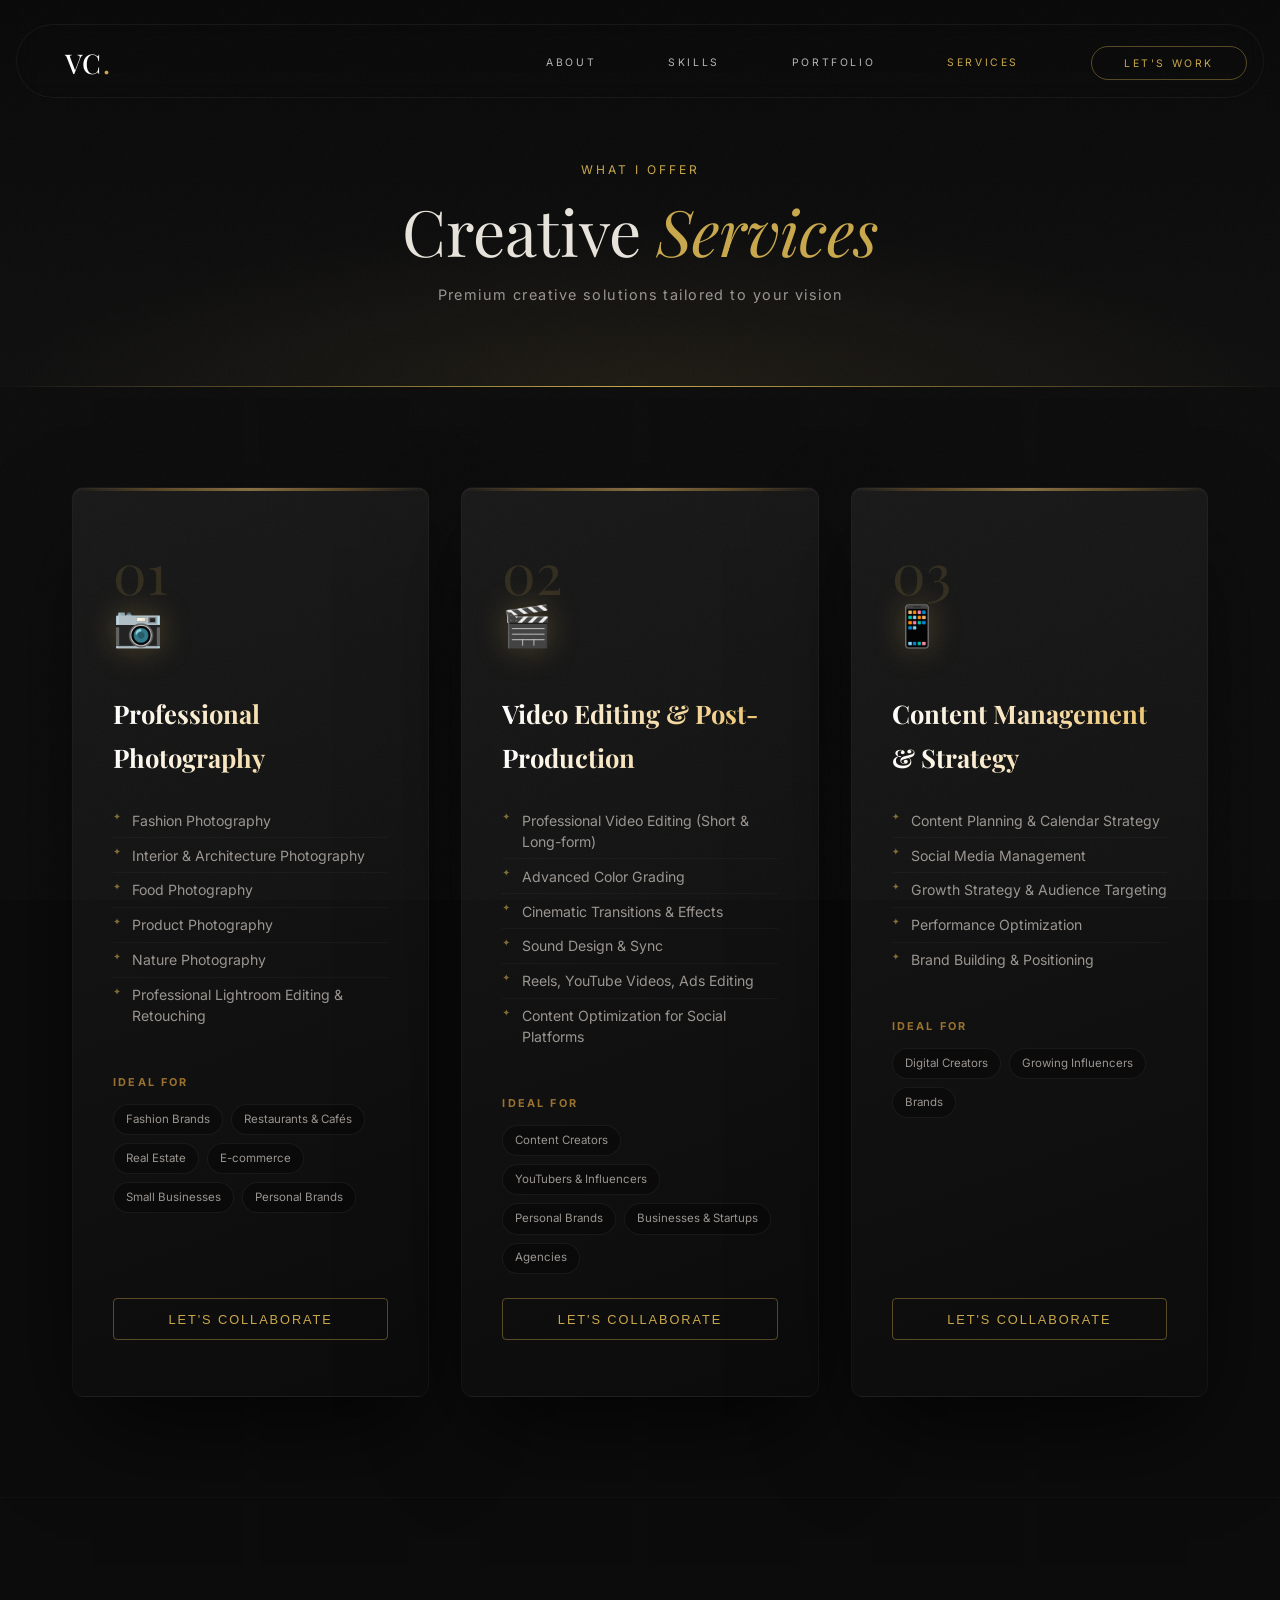
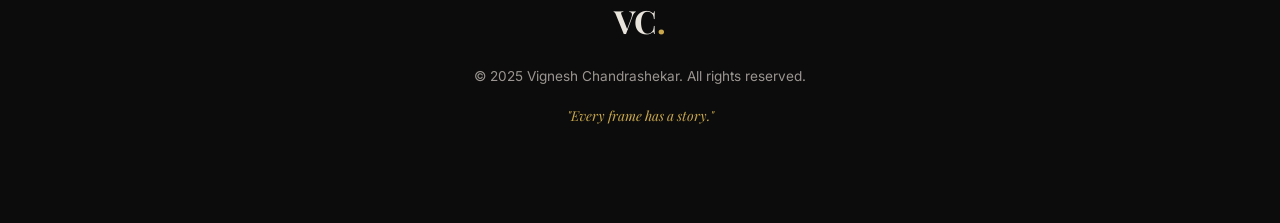
<file: services.html>
<!DOCTYPE html>
<html lang="en">

<head>
    <meta charset="UTF-8" />
    <meta name="viewport" content="width=device-width, initial-scale=1.0" />
    <title>Services — Vignesh Chandrashekar</title>
    <meta name="description"
        content="Creative services by Vignesh Chandrashekar — Professional Photography, Video Editing, and Content Strategy." />
    <link rel="preconnect" href="https://fonts.googleapis.com" />
    <link rel="preconnect" href="https://fonts.gstatic.com" crossorigin />
    <link
        href="https://fonts.googleapis.com/css2?family=Playfair+Display:ital,wght@0,400..900;1,400..900&family=Satisfy&family=Inter:wght@300;400;500;600&display=swap"
        rel="stylesheet" />
    <link rel="stylesheet" href="style.css" />
    <!-- Open Graph / Social Media -->
    <meta property="og:type" content="website" />
    <meta property="og:title" content="Services — Vignesh Chandrashekar" />
    <meta property="og:description" content="Premium creative solutions for brands and creators." />
    <meta property="og:image" content="portrait.jpg" />
</head>
<body class="page-fade-in">
<div class="scroll-progress"></div>
<div class="grain"></div>

<nav id="navbar">
    <div class="nav-inner">
        <a href="index.html" class="nav-logo">VC<span class="gold">.</span></a>
        <ul class="nav-links">
            <li><a href="about.html">About</a></li>
            <li><a href="skills.html">Skills</a></li>
            <li><a href="portfolio.html">Portfolio</a></li>
            <li><a href="services.html" class="nav-active">Services</a></li>
            <li><a href="contact.html" class="cta-nav">Let's Work</a></li>
        </ul>
        <button class="hamburger" id="hamburger"><span></span><span></span><span></span></button>
    </div>
</nav>

<div class="mobile-menu" id="mobileMenu">
    <button class="close-menu" id="closeMenu">✕</button>
    <ul>
        <li><a href="index.html" class="mmlink">Home</a></li>
        <li><a href="about.html" class="mmlink">About</a></li>
        <li><a href="skills.html" class="mmlink">Skills</a></li>
        <li><a href="portfolio.html" class="mmlink">Portfolio</a></li>
        <li><a href="services.html" class="mmlink nav-active">Services</a></li>
        <li><a href="contact.html" class="mmlink">Contact</a></li>
    </ul>
</div>

<!-- Page Banner -->
<div class="page-banner">
    <div class="page-banner-bg"></div>
    <div class="page-banner-content">
        <span class="section-tag reveal">What I Offer</span>
        <h1 class="type-text">Creative <em class="gold-italic">Services</em></h1>
        <p class="reveal">Premium creative solutions tailored to your vision</p>
    </div>
</div>

<!-- SERVICES -->
<section class="section">
    <div class="container">
        <div class="services-grid">
            <div class="service-card reveal">
                <div class="service-num">01</div>
                <div class="service-icon">📷</div>
                <h3>Professional Photography</h3>
                <ul>
                    <li>Fashion Photography</li>
                    <li>Interior &amp; Architecture Photography</li>
                    <li>Food Photography</li>
                    <li>Product Photography</li>
                    <li>Nature Photography</li>
                    <li>Professional Lightroom Editing &amp; Retouching</li>
                </ul>
                <div class="service-for">
                    <h5>Ideal For</h5>
                    <div class="for-tags">
                        <span>Fashion Brands</span>
                        <span>Restaurants &amp; Cafés</span>
                        <span>Real Estate</span>
                        <span>E-commerce</span>
                        <span>Small Businesses</span>
                        <span>Personal Brands</span>
                    </div>
                </div>
                <button class="service-cta btn-collab" data-service="Professional Photography">Let's
                    Collaborate</button>
            </div>
            <div class="service-card reveal">
                <div class="service-num">02</div>
                <div class="service-icon">🎬</div>
                <h3>Video Editing &amp; Post-Production</h3>
                <ul>
                    <li>Professional Video Editing (Short &amp; Long-form)</li>
                    <li>Advanced Color Grading</li>
                    <li>Cinematic Transitions &amp; Effects</li>
                    <li>Sound Design &amp; Sync</li>
                    <li>Reels, YouTube Videos, Ads Editing</li>
                    <li>Content Optimization for Social Platforms</li>
                </ul>
                <div class="service-for">
                    <h5>Ideal For</h5>
                    <div class="for-tags">
                        <span>Content Creators</span>
                        <span>YouTubers &amp; Influencers</span>
                        <span>Personal Brands</span>
                        <span>Businesses &amp; Startups</span>
                        <span>Agencies</span>
                    </div>
                </div>
                <button class="service-cta btn-collab" data-service="Video Editing & Post-Production">Let's
                    Collaborate</button>
            </div>
            <div class="service-card reveal">
                <div class="service-num">03</div>
                <div class="service-icon">📱</div>
                <h3>Content Management &amp; Strategy</h3>
                <ul>
                    <li>Content Planning &amp; Calendar Strategy</li>
                    <li>Social Media Management</li>
                    <li>Growth Strategy &amp; Audience Targeting</li>
                    <li>Performance Optimization</li>
                    <li>Brand Building &amp; Positioning</li>
                </ul>
                <div class="service-for">
                    <h5>Ideal For</h5>
                    <div class="for-tags">
                        <span>Digital Creators</span>
                        <span>Growing Influencers</span>
                        <span>Brands</span>
                    </div>
                </div>
                <button class="service-cta btn-collab" data-service="Content Management & Strategy">Let's
                    Collaborate</button>
            </div>
        </div>
    </div>
</section>

<!-- Collaborate Modal -->
<div id="collabModal" class="modal-overlay">
    <div class="modal-box">
        <button class="close-modal" id="closeModal">✕</button>
        <div class="modal-header">
            <h2>Let's Collaborate</h2>
            <p>Fill out the details below to start a project.</p>
        </div>
        <form class="contact-form" id="collabForm">
            <div class="form-group">
                <input type="text" id="m-name" required placeholder=" " />
                <label for="m-name">Your Name</label>
                <div class="form-line"></div>
            </div>
            <div class="form-group">
                <input type="email" id="m-email" required placeholder=" " />
                <label for="m-email">Your Email</label>
                <div class="form-line"></div>
            </div>
            <div class="form-group select-wrap">
                <select id="m-type" required>
                    <option value="" disabled selected></option>
                    <option value="Professional Photography">Photography</option>
                    <option value="Video Editing & Post-Production">Video Editing</option>
                    <option value="Content Management & Strategy">Content Management</option>
                    <option value="Brand Strategy">Brand Strategy</option>
                    <option value="Other">Other</option>
                </select>
                <label for="m-type" class="select-label">Project Type</label>
                <div class="form-line"></div>
            </div>
            <div class="form-group">
                <textarea id="m-msg" rows="4" required placeholder=" "></textarea>
                <label for="m-msg">Project Details</label>
                <div class="form-line"></div>
            </div>
            <button type="submit" class="btn btn-gold btn-full btn-modal-submit">Send Message →</button>
        </form>
    </div>
</div>

<footer>
    <div class="footer-inner">
        <div class="footer-logo">VC<span class="gold">.</span></div>
        <p>© 2025 Vignesh Chandrashekar. All rights reserved.</p>
        <p class="footer-quote">"Every frame has a story."</p>
    </div>
</footer>

<div class="back-to-top" id="backToTop">↑</div>
<script src="script.js"></script>
</body>

</html>
</file>
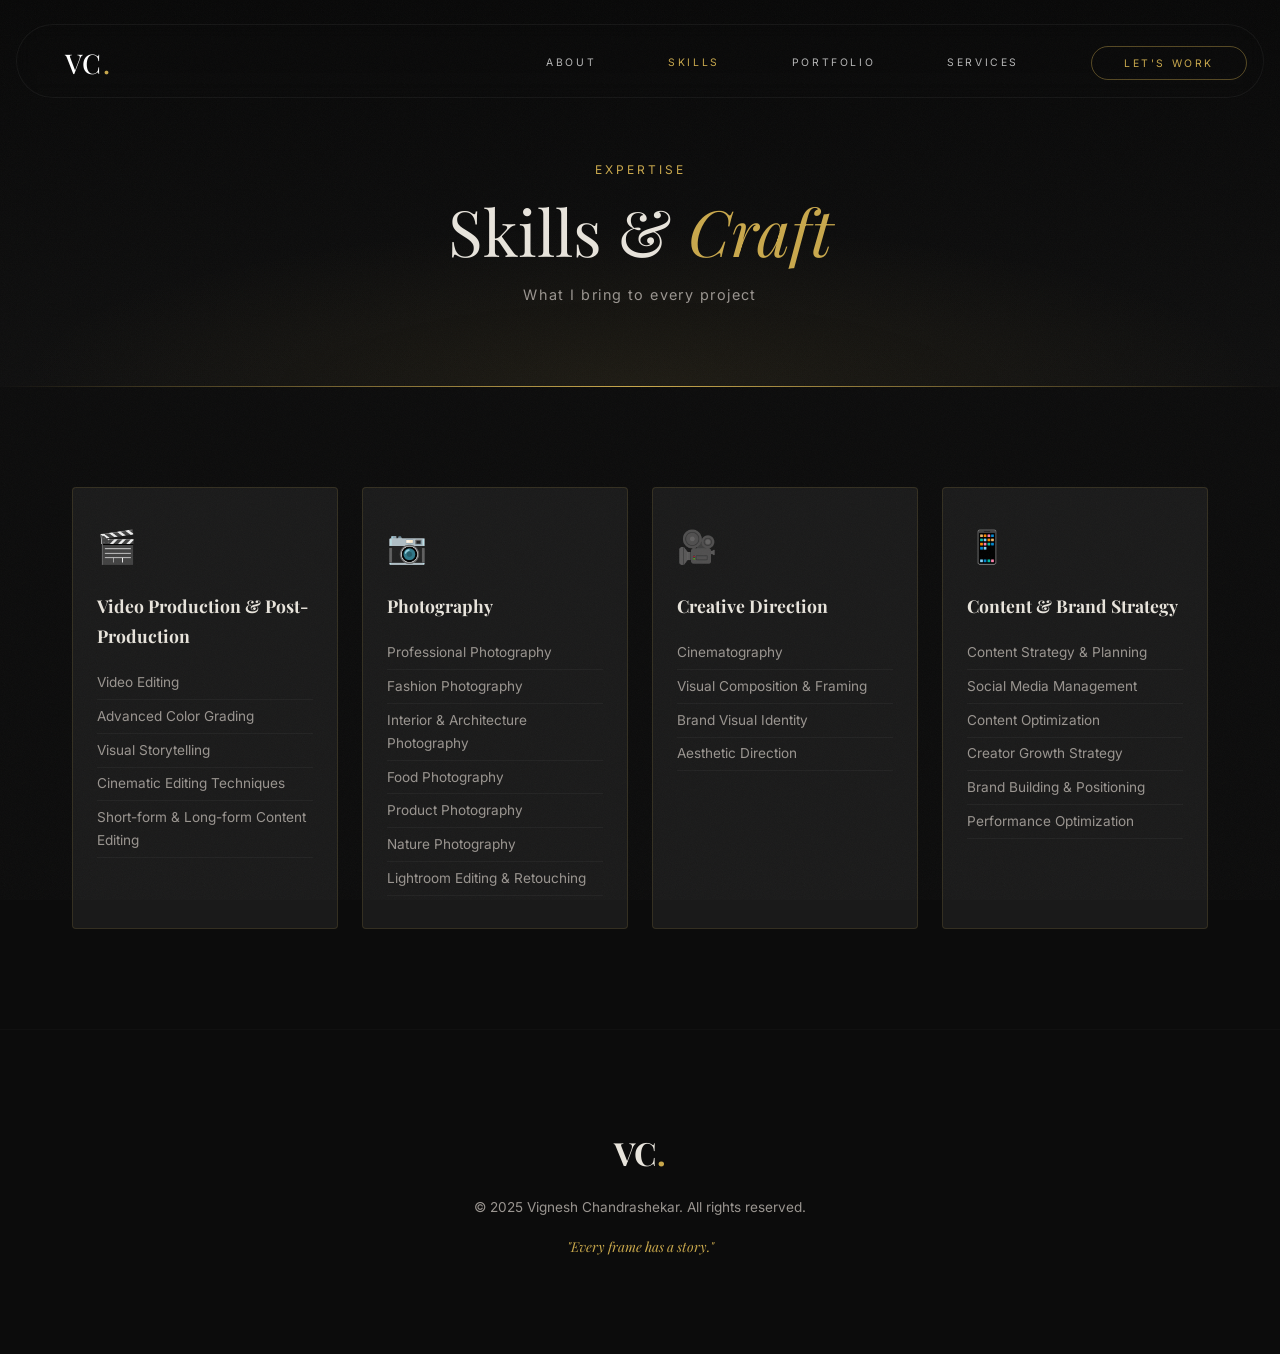
<file: skills.html>
<!DOCTYPE html>
<html lang="en">

<head>
    <meta charset="UTF-8" />
    <meta name="viewport" content="width=device-width, initial-scale=1.0" />
    <title>Skills — Vignesh Chandrashekar</title>
    <meta name="description"
        content="Skills and expertise of Vignesh Chandrashekar in video production, photography, creative direction and content strategy." />
    <link rel="preconnect" href="https://fonts.googleapis.com" />
    <link rel="preconnect" href="https://fonts.gstatic.com" crossorigin />
    <link
        href="https://fonts.googleapis.com/css2?family=Playfair+Display:ital,wght@0,400..900;1,400..900&family=Satisfy&family=Inter:wght@300;400;500;600&display=swap"
        rel="stylesheet" />
    <link rel="stylesheet" href="style.css" />
    <!-- Open Graph / Social Media -->
    <meta property="og:type" content="website" />
    <meta property="og:title" content="Skills — Vignesh Chandrashekar" />
    <meta property="og:description" content="Professional expertise in photography and post-production." />
    <meta property="og:image" content="portrait.jpg" />
</head>
<body class="page-fade-in">
<div class="scroll-progress"></div>
<div class="grain"></div>

<nav id="navbar">
    <div class="nav-inner">
        <a href="index.html" class="nav-logo">VC<span class="gold">.</span></a>
        <ul class="nav-links">
            <li><a href="about.html">About</a></li>
            <li><a href="skills.html" class="nav-active">Skills</a></li>
            <li><a href="portfolio.html">Portfolio</a></li>
            <li><a href="services.html">Services</a></li>
            <li><a href="contact.html" class="cta-nav">Let's Work</a></li>
        </ul>
        <button class="hamburger" id="hamburger"><span></span><span></span><span></span></button>
    </div>
</nav>

<div class="mobile-menu" id="mobileMenu">
    <button class="close-menu" id="closeMenu">✕</button>
    <ul>
        <li><a href="index.html" class="mmlink">Home</a></li>
        <li><a href="about.html" class="mmlink">About</a></li>
        <li><a href="skills.html" class="mmlink nav-active">Skills</a></li>
        <li><a href="portfolio.html" class="mmlink">Portfolio</a></li>
        <li><a href="services.html" class="mmlink">Services</a></li>
        <li><a href="contact.html" class="mmlink">Contact</a></li>
    </ul>
</div>

<!-- Page Banner -->
<div class="page-banner">
    <div class="page-banner-bg"></div>
    <div class="page-banner-content">
        <span class="section-tag reveal">Expertise</span>
        <h1 class="type-text">Skills &amp; <em class="gold-italic">Craft</em></h1>
        <p class="reveal">What I bring to every project</p>
    </div>
</div>

<!-- SKILLS -->
<section class="section">
    <div class="container">
        <div class="skills-grid">
            <div class="skill-card reveal">
                <div class="skill-icon">🎬</div>
                <h3>Video Production &amp; Post-Production</h3>
                <ul>
                    <li>Video Editing</li>
                    <li>Advanced Color Grading</li>
                    <li>Visual Storytelling</li>
                    <li>Cinematic Editing Techniques</li>
                    <li>Short-form &amp; Long-form Content Editing</li>
                </ul>
            </div>
            <div class="skill-card reveal">
                <div class="skill-icon">📷</div>
                <h3>Photography</h3>
                <ul>
                    <li>Professional Photography</li>
                    <li>Fashion Photography</li>
                    <li>Interior &amp; Architecture Photography</li>
                    <li>Food Photography</li>
                    <li>Product Photography</li>
                    <li>Nature Photography</li>
                    <li>Lightroom Editing &amp; Retouching</li>
                </ul>
            </div>
            <div class="skill-card reveal">
                <div class="skill-icon">🎥</div>
                <h3>Creative Direction</h3>
                <ul>
                    <li>Cinematography</li>
                    <li>Visual Composition &amp; Framing</li>
                    <li>Brand Visual Identity</li>
                    <li>Aesthetic Direction</li>
                </ul>
            </div>
            <div class="skill-card reveal">
                <div class="skill-icon">📱</div>
                <h3>Content &amp; Brand Strategy</h3>
                <ul>
                    <li>Content Strategy &amp; Planning</li>
                    <li>Social Media Management</li>
                    <li>Content Optimization</li>
                    <li>Creator Growth Strategy</li>
                    <li>Brand Building &amp; Positioning</li>
                    <li>Performance Optimization</li>
                </ul>
            </div>
        </div>
    </div>
</section>

<footer>
    <div class="footer-inner">
        <div class="footer-logo">VC<span class="gold">.</span></div>
        <p>© 2025 Vignesh Chandrashekar. All rights reserved.</p>
        <p class="footer-quote">"Every frame has a story."</p>
    </div>
</footer>

<div class="back-to-top" id="backToTop">↑</div>
<script src="script.js"></script>
</body>

</html>
</file>
<file: style.css>
/* ══════════════════════════════════════════
   Vignesh Chandrashekar — Portfolio
   Dark Cinematic Luxury Design
══════════════════════════════════════════ */

*,
*::before,
*::after {
    box-sizing: border-box;
    margin: 0;
    padding: 0;
}

@import url('https://fonts.googleapis.com/css2?family=Satisfy&display=swap');

:root {
    --gold: #c9a84c;
    --gold-light: #f0c46a;
    --gold-dark: #9a7230;
    --bg: #0c0c0c;
    --bg2: #111111;
    --bg3: #161616;
    --surface: #1a1a1a;
    --border: rgba(201, 168, 76, 0.15);
    --text: #e8e4dc;
    --text-dim: #9a9590;
    --font-serif: 'Playfair Display', serif;
    --font-sans: 'Inter', system-ui, sans-serif;
}

.ampersand {
    font-family: 'Satisfy', cursive;
    font-weight: 400;
    font-size: 1.1em;
    font-style: normal;
    margin: 0 0.1em;
    color: var(--text);
}

/* ── Typing Effect ── */
.type-text {
    opacity: 0;
    transition: opacity 0.3s ease;
}

.type-text.typing-started {
    position: relative;
}

.type-text.typing-started:not(.typing-done)::after {
    content: '|';
    animation: blink 0.7s infinite;
    color: var(--gold);
    margin-left: 2px;
}

@keyframes blink {

    0%,
    100% {
        opacity: 1;
    }

    50% {
        opacity: 0;
    }
}

html {
    scroll-behavior: smooth;
    /* Custom Scrollbar */
    scrollbar-width: thin;
    scrollbar-color: var(--gold) var(--bg);
}

html::-webkit-scrollbar {
    width: 8px;
}

html::-webkit-scrollbar-track {
    background: var(--bg);
}

html::-webkit-scrollbar-thumb {
    background-color: var(--gold);
    border-radius: 10px;
    border: 2px solid var(--bg);
}

body {
    background: var(--bg);
    color: var(--text);
    font-family: var(--font-sans);
    font-size: 16px;
    line-height: 1.7;
    overflow-x: hidden;
    /* Page Transitions */
    opacity: 0;
    transition: opacity 0.5s ease-in-out;
}

body.page-fade-in {
    opacity: 1;
}

/* Scroll Progress Bar */
.scroll-progress {
    position: fixed;
    top: 0;
    left: 0;
    width: 0%;
    height: 3px;
    background: var(--gold);
    z-index: 1000;
    transition: width 0.1s linear;
}

/* ── Film Grain ── */
.grain {
    position: fixed;
    inset: 0;
    z-index: 1000;
    pointer-events: none;
    opacity: 0.035;
    background-image: url("data:image/svg+xml,%3Csvg viewBox='0 0 256 256' xmlns='http://www.w3.org/2000/svg'%3E%3Cfilter id='n'%3E%3CfeTurbulence type='fractalNoise' baseFrequency='0.9' numOctaves='4' stitchTiles='stitch'/%3E%3C/filter%3E%3Crect width='100%25' height='100%25' filter='url(%23n)'/%3E%3C/svg%3E");
    background-repeat: repeat;
    background-size: 200px;
}

/* ── Utilities ── */
.gold {
    color: var(--gold);
}

.gold-italic {
    color: var(--gold);
    font-style: italic;
}

.container {
    max-width: 1200px;
    margin: 0 auto;
    padding: 0 2rem;
}

.section {
    padding: 100px 0;
}

.dark-alt {
    background: var(--bg2);
}

/* ── NAV ── */
#navbar {
    position: fixed;
    top: 1.5rem;
    left: 50%;
    transform: translateX(-50%);
    width: calc(100% - 2rem);
    max-width: 1400px;
    z-index: 900;
    padding: 0.8rem 3rem;
    background: rgba(10, 10, 10, 0.4);
    /* Very transparent */
    backdrop-filter: blur(8px);
    -webkit-backdrop-filter: blur(8px);
    border: 1px solid rgba(255, 255, 255, 0.05);
    /* Very thin light border */
    border-radius: 100px;
    transition: all 0.4s cubic-bezier(0.16, 1, 0.3, 1);
}

#navbar.scrolled {
    top: 1rem;
    background: rgba(10, 10, 10, 0.85);
    border-color: rgba(201, 168, 76, 0.15);
    box-shadow: 0 10px 30px rgba(0, 0, 0, 0.6);
}

.nav-inner {
    width: 100%;
    display: flex;
    align-items: center;
    justify-content: space-between;
}

.nav-logo {
    font-family: var(--font-serif);
    font-size: 1.7rem;
    /* matches image */
    font-weight: 500;
    color: #fff;
    text-decoration: none;
    letter-spacing: .05em;
    position: relative;
    top: 2px;
}

.nav-logo .gold {
    color: var(--gold);
}

.nav-links {
    list-style: none;
    display: flex;
    align-items: center;
    gap: 4.5rem;
    /* Wide gap */
    transform: translateX(2rem);
    /* Centering shift based on reference */
}

.nav-links a {
    color: rgba(255, 255, 255, 0.7);
    /* Muted white */
    text-decoration: none;
    font-size: .65rem;
    /* Small text */
    font-weight: 400;
    /* Thin text */
    letter-spacing: .25em;
    /* Extremely wide tracking */
    text-transform: uppercase;
    transition: color 0.3s ease;
}

.nav-links a.active-link,
.nav-links a.nav-active,
.nav-links a:hover {
    color: var(--gold) !important;
    transform: translateY(-1px);
}

.cta-nav {
    border: 1px solid rgba(201, 168, 76, 0.4) !important;
    /* Gold border */
    background: transparent;
    color: var(--gold) !important;
    padding: .6rem 2rem;
    border-radius: 100px;
    font-size: .65rem !important;
    /* Matches small text */
    letter-spacing: .25em;
    /* Matches links */
    transition: all .4s cubic-bezier(0.16, 1, 0.3, 1) !important;
    font-weight: 500;
}

.cta-nav:hover {
    background: rgba(201, 168, 76, 0.1) !important;
    border-color: var(--gold) !important;
    color: #fff !important;
}

/* ── Hamburger ── */
.hamburger {
    display: none;
    background: none;
    border: none;
    cursor: pointer;
    flex-direction: column;
    gap: 5px;
    padding: 4px;
}

.hamburger span {
    display: block;
    width: 24px;
    height: 1.5px;
    background: var(--text);
    transition: all .3s;
}

/* ── Mobile Menu ── */
.mobile-menu {
    position: fixed;
    inset: 0;
    z-index: 950;
    background: rgba(10, 10, 10, 0.98);
    backdrop-filter: blur(20px);
    display: flex;
    flex-direction: column;
    align-items: center;
    justify-content: center;
    transform: translateX(100%);
    transition: transform .4s cubic-bezier(.77, 0, .18, 1);
}

.mobile-menu.open {
    transform: translateX(0);
}

.mobile-menu ul {
    list-style: none;
    text-align: center;
}

.mobile-menu ul li {
    margin: 1.5rem 0;
}

.mobile-menu a {
    font-family: var(--font-serif);
    font-size: 2.5rem;
    color: var(--text);
    text-decoration: none;
    transition: color .3s;
}

.mobile-menu a:hover,
.mobile-menu a.nav-active {
    color: var(--gold);
}

.close-menu {
    position: absolute;
    top: 1.5rem;
    right: 2rem;
    background: none;
    border: none;
    color: var(--text);
    font-size: 1.5rem;
    cursor: pointer;
}

/* ── HERO ── */
.hero {
    min-height: 100vh;
    display: flex;
    align-items: center;
    position: relative;
    overflow: hidden;
}

.hero-bg {
    position: absolute;
    inset: 0;
    background:
        linear-gradient(to right, rgba(12, 12, 12, 1) 15%, rgba(12, 12, 12, 0.4) 60%, rgba(12, 12, 12, 0.8) 100%),
        linear-gradient(rgba(12, 12, 12, 0.2), rgba(12, 12, 12, 0.6)),
        url('portrait.jpg');
    background-size: cover;
    background-position: center 20%;
    filter: grayscale(40%) contrast(1.1) brightness(0.9);
}

.hero-bg::after {
    content: '';
    position: absolute;
    inset: 0;
    background: repeating-linear-gradient(0deg, transparent, transparent 49px, rgba(201, 168, 76, 0.01) 50px),
        repeating-linear-gradient(90deg, transparent, transparent 49px, rgba(201, 168, 76, 0.01) 50px);
    opacity: 0.5;
}


.hero-content {
    position: relative;
    z-index: 2;
    max-width: 1200px;
    margin: 0 auto;
    padding: 0 2rem;
    display: grid;
    grid-template-columns: 1fr 1fr;
    gap: 4rem;
    align-items: center;
    width: 100%;
    padding-top: 140px;
}

.hero-eyebrow {
    font-size: .8rem;
    letter-spacing: .2em;
    text-transform: uppercase;
    color: var(--gold);
    margin-bottom: 1.5rem;
}

.hero-title {
    font-family: var(--font-serif);
    font-size: clamp(3rem, 6vw, 5.5rem);
    font-weight: 800;
    line-height: 1.1;
    margin-bottom: 2.5rem;
    color: var(--text);
    letter-spacing: -0.02em;
}

.hero-roles {
    font-size: .85rem;
    letter-spacing: .12em;
    color: var(--text-dim);
    margin-bottom: 1.5rem;
    display: flex;
    flex-wrap: wrap;
    gap: .4rem .6rem;
}

.hero-roles .dot {
    color: var(--gold);
}

.hero-bio {
    color: var(--text-dim);
    font-size: .95rem;
    max-width: 480px;
    margin-bottom: 2.5rem;
}

.hero-ctas {
    display: flex;
    gap: 1rem;
    flex-wrap: wrap;
}

/* ── Portrait ── */
.hero-portrait {
    display: flex;
    flex-direction: column;
    align-items: center;
    gap: 1.2rem;
}

.portrait-frame {
    width: 340px;
    height: 420px;
    position: relative;
    border: 1px solid var(--border);
    border-radius: 4px;
    overflow: hidden;
}

.portrait-glow {
    position: absolute;
    inset: -2px;
    background: linear-gradient(135deg, transparent 40%, rgba(201, 168, 76, 0.3) 100%);
    z-index: 1;
    pointer-events: none;
}

.portrait-image {
    position: absolute;
    inset: 0;
    width: 100%;
    height: 100%;
    object-fit: cover;
    z-index: 3;
    transition: transform 0.6s cubic-bezier(0.16, 1, 0.3, 1);
}

.portrait-frame:hover .portrait-image {
    transform: scale(1.05);
}

.portrait-fallback {
    position: absolute;
    inset: 0;
    z-index: 2;
    display: flex;
    align-items: center;
    justify-content: center;
    background: linear-gradient(160deg, #1a1200 0%, #0a0800 40%, #1a0f00 100%);
}

.monogram {
    font-family: var(--font-serif);
    font-size: 6rem;
    color: var(--gold);
    font-weight: 300;
    opacity: .7;
}

.portrait-label {
    display: flex;
    flex-direction: column;
    align-items: center;
    gap: .2rem;
    font-size: .8rem;
    text-align: center;
}

.portrait-label span:last-child {
    color: var(--text-dim);
}

/* ── Buttons ── */
.btn {
    display: inline-block;
    padding: .85rem 2.2rem;
    font-size: .85rem;
    font-weight: 500;
    letter-spacing: .12em;
    text-transform: uppercase;
    text-decoration: none;
    border: none;
    cursor: pointer;
    border-radius: 2px;
    transition: all .3s;
}

.btn-gold {
    background: linear-gradient(135deg, var(--gold-dark), var(--gold), var(--gold-light));
    color: #0a0800;
}

.btn-gold:hover {
    transform: translateY(-2px);
    box-shadow: 0 8px 30px rgba(201, 168, 76, 0.35);
    filter: brightness(1.1);
}

.btn-outline {
    background: transparent;
    border: 1px solid var(--gold);
    color: var(--gold);
}

.btn-outline:hover {
    background: var(--gold);
    color: #000;
}

.btn-full {
    width: 100%;
    text-align: center;
}

/* ── Section Header ── */
.section-header {
    margin-bottom: 4rem;
}

.section-tag {
    font-size: .75rem;
    letter-spacing: .25em;
    text-transform: uppercase;
    color: var(--gold);
    display: block;
    margin-bottom: 1rem;
}

.section-header h2 {
    font-family: var(--font-serif);
    font-size: clamp(2.2rem, 4vw, 3.5rem);
    font-weight: 300;
    line-height: 1.15;
}

/* ── ABOUT ── */
.about-grid {
    display: grid;
    grid-template-columns: 1fr 1fr;
    gap: 5rem;
    align-items: start;
}

.about-portrait-wrap {
    margin-bottom: 2.5rem;
}

.about-portrait-wrap .portrait-frame {
    width: 100%;
    max-width: 400px;
    height: 500px;
}

.about-story p {
    margin-bottom: 1.4rem;
    color: var(--text-dim);
    line-height: 1.9;
}

.about-story p strong.gold {
    font-weight: 600;
}

.quote-text {
    font-family: var(--font-serif);
    font-size: 1.25rem;
    font-style: italic;
    color: var(--gold) !important;
    border-left: 2px solid var(--gold);
    padding-left: 1.5rem;
    margin-top: 2rem !important;
}

.timeline {
    position: relative;
}

.timeline::before {
    content: '';
    position: absolute;
    left: 10px;
    top: 0;
    bottom: 0;
    width: 1px;
    background: linear-gradient(to bottom, var(--gold), transparent);
}

.timeline-item {
    display: flex;
    gap: 1.5rem;
    margin-bottom: 2.5rem;
    position: relative;
}

.tl-dot {
    width: 20px;
    height: 20px;
    border-radius: 50%;
    border: 1px solid var(--text-dim);
    background: var(--bg);
    flex-shrink: 0;
    margin-top: 4px;
    position: relative;
    z-index: 1;
}

.gold-dot {
    border-color: var(--gold);
    background: radial-gradient(circle, rgba(201, 168, 76, 0.3), transparent);
    box-shadow: 0 0 10px rgba(201, 168, 76, 0.3);
}

.tl-content {
    flex: 1;
}

.tl-year {
    font-size: .72rem;
    letter-spacing: .15em;
    text-transform: uppercase;
    color: var(--gold);
    display: block;
    margin-bottom: .3rem;
}

.tl-content h4 {
    font-family: var(--font-serif);
    font-size: 1.1rem;
    margin-bottom: .3rem;
}

.tl-content p {
    font-size: .88rem;
    color: var(--text-dim);
}

/* ── SKILLS ── */
.skills-grid {
    display: grid;
    grid-template-columns: repeat(4, 1fr);
    gap: 1.5rem;
}

.skill-card {
    background: var(--surface);
    border: 1px solid var(--border);
    border-radius: 4px;
    padding: 2rem 1.5rem;
    transition: border-color .3s, transform .3s, box-shadow .3s;
    position: relative;
    overflow: hidden;
}

.skill-card::before {
    content: '';
    position: absolute;
    top: 0;
    left: 0;
    right: 0;
    height: 2px;
    background: linear-gradient(90deg, transparent, var(--gold), transparent);
    transform: scaleX(0);
    transition: transform .4s;
}

.skill-card:hover {
    border-color: rgba(201, 168, 76, 0.4);
    transform: translateY(-4px);
    box-shadow: 0 20px 50px rgba(0, 0, 0, 0.5), 0 0 30px rgba(201, 168, 76, 0.06);
}

.skill-card:hover::before {
    transform: scaleX(1);
}

.skill-icon {
    font-size: 2rem;
    margin-bottom: 1rem;
}

.skill-card h3 {
    font-family: var(--font-serif);
    font-size: 1.1rem;
    margin-bottom: 1rem;
    color: var(--text);
}

.skill-card ul {
    list-style: none;
}

.skill-card ul li {
    font-size: .85rem;
    color: var(--text-dim);
    padding: .3rem 0;
    border-bottom: 1px solid rgba(255, 255, 255, 0.04);
}

/* ── PORTFOLIO ── */
.filter-tabs {
    display: flex;
    gap: .6rem;
    flex-wrap: wrap;
    margin-bottom: 3rem;
}

.filter-btn {
    background: transparent;
    border: 1px solid rgba(255, 255, 255, 0.12);
    color: var(--text-dim);
    padding: .5rem 1.2rem;
    border-radius: 2px;
    font-size: .78rem;
    letter-spacing: .1em;
    text-transform: uppercase;
    cursor: pointer;
    transition: all .3s;
}

.filter-btn:hover,
.filter-btn.active {
    border-color: var(--gold);
    color: var(--gold);
    background: rgba(201, 168, 76, 0.08);
    transform: translateY(-2px);
    box-shadow: 0 4px 15px rgba(201, 168, 76, 0.1);
}

.filter-btn:active {
    transform: translateY(0);
}

.portfolio-grid {
    column-count: 3;
    column-gap: 1rem;
    margin-bottom: 4rem;
    transition: column-count 0.4s ease;
}

.portfolio-item {
    display: inline-block;
    width: 100%;
    margin-bottom: 1rem;
    break-inside: avoid;
    position: relative;
    opacity: 1;
    transform: translateY(0) scale(1);
}

.portfolio-img {
    width: 100%;
    position: relative;
    overflow: hidden;
    border-radius: 3px;
    cursor: pointer;
    background-size: cover;
    background-position: center;
    background-repeat: no-repeat;
    background-color: #0c0c0c;
    transition: transform .4s;
}

/* ── Portfolio bg images (Fresh Refresh) ── */
.port-1 {
    background-image: url('assets/images/port_1.jpg');
    aspect-ratio: 0.6667;
}

.port-2 {
    background-image: url('assets/images/port_2.jpg');
    aspect-ratio: 1.5;
}

.port-3 {
    background-image: url('assets/images/port_3.jpg');
    aspect-ratio: 1.5;
}

.port-4 {
    background-image: url('assets/images/port_4.jpg');
    aspect-ratio: 1.4969;
}

.port-5 {
    background-image: url('assets/images/port_5.jpg');
    aspect-ratio: 0.7142;
}

.port-6 {
    background-image: url('assets/images/port_6.jpg');
    aspect-ratio: 0.6667;
}

.port-7 {
    background-image: url('assets/images/port_7.jpg');
    aspect-ratio: 1.5052;
}

.port-8 {
    background-image: url('assets/images/port_8.jpg');
    aspect-ratio: 0.7143;
}

.port-9 {
    background-image: url('assets/images/port_9.jpg');
    aspect-ratio: 0.7143;
}

.port-10 {
    background-image: url('assets/images/port_10.jpg');
    aspect-ratio: 0.7143;
}

.port-11 {
    background-image: url('assets/images/port_11.jpg');
    aspect-ratio: 0.6916;
}

.port-12 {
    background-image: url('assets/images/port_12.jpg');
    aspect-ratio: 0.6667;
}

.port-13 {
    background-image: url('assets/images/port_13.jpg');
    aspect-ratio: 0.7142;
}

.port-14 {
    background-image: url('assets/images/port_14.jpg');
    aspect-ratio: 0.7143;
}

.port-15 {
    background-image: url('assets/images/port_15.jpg');
    aspect-ratio: 1.5;
}

.port-16 {
    background-image: url('assets/images/port_16.jpg');
    aspect-ratio: 0.9374;
}

.port-17 {
    background-image: url('assets/images/port_17.jpg');
    aspect-ratio: 1.7778;
}

.port-18 {
    background-image: url('assets/images/port_18.jpg');
    aspect-ratio: 2.376;
}

.port-19 {
    background-image: url('assets/images/port_19.jpg');
    aspect-ratio: 1.5;
}

.port-20 {
    background-image: url('assets/images/port_25.jpg');
    aspect-ratio: 0.6667;
}

.port-21 {
    background-image: url('assets/images/port_21.jpg');
    aspect-ratio: 0.6667;
}

.port-22 {
    background-image: url('assets/images/port_22.jpg');
    aspect-ratio: 3.8868;
}

.port-23 {
    background-image: url('assets/images/port_23.jpg');
    aspect-ratio: 1.5006;
}

.port-24 {
    background-image: url('assets/images/port_24.jpg');
    aspect-ratio: 0.6742;
}

.port-25 {
    background-image: url('assets/images/port_25.jpg');
    aspect-ratio: 0.6672;
}

.port-26 {
    background-image: url('assets/images/port_26.jpg');
    aspect-ratio: 1.5;
}

/* ── Case Study (Featured Project) ── */
.case-study {
    background: radial-gradient(circle at 100% 0%, rgba(201, 168, 76, 0.06) 0%, transparent 60%),
        linear-gradient(145deg, rgba(26, 26, 26, 0.95) 0%, rgba(12, 12, 12, 0.95) 100%);
    border: 1px solid rgba(255, 255, 255, 0.05);
    border-radius: 12px;
    padding: 4rem;
    position: relative;
    overflow: hidden;
    box-shadow: 0 40px 100px -20px rgba(0, 0, 0, 0.8), inset 0 1px 0 rgba(255, 255, 255, 0.08);
    transition: transform 0.4s ease, box-shadow 0.4s ease;
}

.case-study::after {
    content: '';
    position: absolute;
    inset: 0;
    border-radius: 12px;
    padding: 1px;
    background: linear-gradient(135deg, rgba(201, 168, 76, 0.4), transparent 50%, rgba(201, 168, 76, 0.1));
    -webkit-mask: linear-gradient(#fff 0 0) content-box, linear-gradient(#fff 0 0);
    mask: linear-gradient(#fff 0 0) content-box, linear-gradient(#fff 0 0);
    -webkit-mask-composite: xor;
    mask-composite: exclude;
    pointer-events: none;
}

.case-study:hover {
    transform: translateY(-5px);
    box-shadow: 0 50px 120px -20px rgba(0, 0, 0, 0.9), 0 0 40px rgba(201, 168, 76, 0.05), inset 0 1px 0 rgba(255, 255, 255, 0.1);
}

.case-tag {
    font-size: .7rem;
    letter-spacing: .25em;
    text-transform: uppercase;
    color: var(--gold);
    margin-bottom: 2.5rem;
    display: inline-flex;
    align-items: center;
    gap: 12px;
}

.case-tag::before {
    content: '';
    width: 30px;
    height: 1px;
    background: var(--gold);
}

.case-grid {
    display: grid;
    grid-template-columns: 1fr 340px;
    gap: 4rem;
    align-items: center;
}

.case-info h3 {
    font-family: var(--font-serif);
    font-size: 2.8rem;
    margin-bottom: .8rem;
    background: linear-gradient(to right, #fff, var(--gold-light));
    -webkit-background-clip: text;
    background-clip: text;
    -webkit-text-fill-color: transparent;
}

.case-sub {
    color: var(--gold);
    font-size: .9rem;
    margin-bottom: 2.5rem;
    letter-spacing: .05em;
}

.case-details {
    display: flex;
    flex-direction: column;
    gap: 1.5rem;
}

.case-detail-item {
    display: grid;
    grid-template-columns: 140px 1fr;
    gap: 1rem;
    align-items: baseline;
    padding-bottom: 1.5rem;
    border-bottom: 1px solid rgba(255, 255, 255, 0.03);
}

.case-detail-item:last-child {
    border-bottom: none;
    padding-bottom: 0;
}

.detail-label {
    font-size: .68rem;
    letter-spacing: .2em;
    text-transform: uppercase;
    color: var(--gold-dark);
}

.case-detail-item span:last-child {
    color: var(--text-dim);
    font-size: .95rem;
    line-height: 1.6;
}

.case-visual {
    display: flex;
    flex-direction: column;
    align-items: center;
    justify-content: center;
    gap: 3.5rem;
    padding: 2.5rem;
    background: rgba(0, 0, 0, 0.2);
    border-radius: 8px;
    border: 1px solid rgba(255, 255, 255, 0.02);
}

.case-icon {
    font-size: 6rem;
    line-height: 1;
    filter: drop-shadow(0 0 20px rgba(138, 43, 226, 0.5));
    transition: filter 0.4s ease, transform 0.4s ease;
}

.case-study:hover .case-icon {
    filter: drop-shadow(0 0 35px rgba(138, 43, 226, 0.8));
    transform: scale(1.05);
}

.case-stats {
    display: flex;
    gap: 2.5rem;
    width: 100%;
    justify-content: center;
}

.stat {
    text-align: center;
}

.stat-num {
    display: block;
    font-family: var(--font-serif);
    font-size: 2.2rem;
    color: var(--gold);
    line-height: 1.1;
    margin-bottom: .4rem;
}

.stat-label {
    font-size: .68rem;
    letter-spacing: .15em;
    color: var(--text-dim);
    text-transform: uppercase;
}

/* ── SERVICES ── */
.services-grid {
    display: grid;
    grid-template-columns: repeat(3, 1fr);
    gap: 2rem;
}

.service-card {
    background: linear-gradient(160deg, rgba(26, 26, 26, 0.95) 0%, rgba(12, 12, 12, 0.95) 100%);
    border: 1px solid rgba(255, 255, 255, 0.03);
    border-radius: 12px;
    padding: 3.5rem 2.5rem;
    display: flex;
    flex-direction: column;
    gap: 1.5rem;
    transition: transform 0.4s cubic-bezier(0.16, 1, 0.3, 1), box-shadow 0.4s ease, border-color 0.4s ease;
    position: relative;
    overflow: hidden;
    box-shadow: 0 40px 100px -20px rgba(0, 0, 0, 0.8), inset 0 1px 0 rgba(255, 255, 255, 0.04);
}

.service-card::before {
    content: '';
    position: absolute;
    top: 0;
    left: 0;
    right: 0;
    height: 3px;
    background: linear-gradient(90deg, transparent, var(--gold-dark), var(--gold-light), var(--gold-dark), transparent);
    opacity: 0.5;
    transition: opacity 0.4s ease;
}

.service-card::after {
    content: '';
    position: absolute;
    inset: 0;
    border-radius: 12px;
    padding: 1px;
    background: linear-gradient(135deg, rgba(201, 168, 76, 0.2), transparent 40%, rgba(201, 168, 76, 0.05));
    -webkit-mask: linear-gradient(#fff 0 0) content-box, linear-gradient(#fff 0 0);
    mask: linear-gradient(#fff 0 0) content-box, linear-gradient(#fff 0 0);
    -webkit-mask-composite: xor;
    mask-composite: exclude;
    pointer-events: none;
    opacity: 0;
    transition: opacity 0.4s ease;
}

.service-card:hover {
    transform: translateY(-8px);
    border-color: rgba(255, 255, 255, 0.08);
    box-shadow: 0 50px 120px -20px rgba(0, 0, 0, 0.9), 0 0 50px rgba(201, 168, 76, 0.05), inset 0 1px 0 rgba(255, 255, 255, 0.08);
}

.service-card:hover::before {
    opacity: 1;
}

.service-card:hover::after {
    opacity: 1;
}

.service-num {
    font-family: var(--font-serif);
    font-size: 3.5rem;
    font-weight: 300;
    color: var(--gold);
    opacity: 0.15;
    line-height: 1;
    margin-bottom: -2rem;
    transition: opacity 0.4s ease, transform 0.4s ease;
}

.service-card:hover .service-num {
    opacity: 0.3;
    transform: scale(1.05) translate(-2px, -2px);
}

.service-icon {
    font-size: 2.5rem;
    margin-bottom: 0.5rem;
    filter: drop-shadow(0 0 15px rgba(201, 168, 76, 0.3));
    transition: filter 0.4s ease, transform 0.4s ease;
}

.service-card:hover .service-icon {
    filter: drop-shadow(0 0 25px rgba(201, 168, 76, 0.6));
    transform: scale(1.1);
}

.service-card h3 {
    font-family: var(--font-serif);
    font-size: 1.6rem;
    background: linear-gradient(to right, #fff, var(--gold-light));
    -webkit-background-clip: text;
    background-clip: text;
    -webkit-text-fill-color: transparent;
}

.service-card ul {
    list-style: none;
    margin-bottom: 1rem;
}

.service-card ul li {
    font-size: .88rem;
    color: var(--text-dim);
    padding: .4rem 0;
    border-bottom: 1px solid rgba(255, 255, 255, 0.03);
    position: relative;
    padding-left: 1.2rem;
    line-height: 1.5;
}

.service-card ul li:last-child {
    border-bottom: none;
}

.service-card ul li::before {
    content: '✦';
    position: absolute;
    left: 0;
    top: 0.45rem;
    color: var(--gold);
    font-size: 0.6rem;
    opacity: 0.6;
}

.service-for h5 {
    font-size: .68rem;
    letter-spacing: .2em;
    text-transform: uppercase;
    color: var(--gold-dark);
    margin-bottom: .8rem;
}

.for-tags {
    display: flex;
    flex-wrap: wrap;
    gap: .5rem;
}

.for-tags span {
    font-size: .72rem;
    border: 1px solid rgba(255, 255, 255, 0.06);
    background: rgba(0, 0, 0, 0.3);
    padding: .3rem .75rem;
    border-radius: 40px;
    color: var(--text-dim);
    transition: background 0.3s, color 0.3s, border-color 0.3s;
}

.service-card:hover .for-tags span {
    border-color: rgba(201, 168, 76, 0.2);
}

.for-tags span:hover {
    background: rgba(201, 168, 76, 0.1);
    color: var(--gold-light);
}

.service-cta {
    display: inline-block;
    background: transparent;
    border: 1px solid rgba(201, 168, 76, 0.4);
    color: var(--gold);
    padding: .8rem 1.5rem;
    text-decoration: none;
    font-size: .8rem;
    font-weight: 500;
    letter-spacing: .15em;
    text-transform: uppercase;
    text-align: center;
    border-radius: 4px;
    transition: all .4s ease;
    margin-top: auto;
    cursor: pointer;
    width: 100%;
}

.service-cta:hover {
    background: linear-gradient(135deg, var(--gold-dark), var(--gold), var(--gold-light));
    color: #000;
    border-color: transparent;
    box-shadow: 0 10px 20px -5px rgba(201, 168, 76, 0.4);
    transform: translateY(-2px);
}

/* ── CONTACT ── */
.contact-grid {
    display: grid;
    grid-template-columns: 1fr 1fr;
    gap: 5rem;
    align-items: start;
}

.contact-item {
    display: flex;
    gap: 1.2rem;
    align-items: flex-start;
    margin-bottom: 2rem;
}

.c-icon {
    font-size: 1.2rem;
    width: 2.5rem;
    height: 2.5rem;
    border: 1px solid var(--border);
    border-radius: 50%;
    display: flex;
    align-items: center;
    justify-content: center;
    flex-shrink: 0;
}

.c-label {
    display: block;
    font-size: .7rem;
    letter-spacing: .15em;
    text-transform: uppercase;
    color: var(--gold);
    margin-bottom: .3rem;
}

.contact-item a,
.contact-item span {
    color: var(--text-dim);
    text-decoration: none;
    font-size: .9rem;
    transition: color .3s;
}

.contact-item a:hover {
    color: var(--gold);
}

.social-links {
    display: flex;
    flex-direction: column;
    gap: .8rem;
    margin-top: 2rem;
}

.social-btn {
    display: flex;
    align-items: center;
    gap: .8rem;
    color: var(--text-dim);
    text-decoration: none;
    font-size: .88rem;
    border: 1px solid var(--border);
    padding: .7rem 1.2rem;
    border-radius: 2px;
    transition: all .3s;
}

.social-btn:hover {
    border-color: var(--gold);
    color: var(--gold);
    background: rgba(201, 168, 76, 0.05);
}

/* ── Form ── */
.contact-form {
    display: flex;
    flex-direction: column;
    gap: 2rem;
}

.form-group {
    position: relative;
}

.form-group input,
.form-group textarea,
.form-group select {
    width: 100%;
    background: transparent;
    border: none;
    border-bottom: 1px solid rgba(255, 255, 255, 0.1);
    color: var(--text);
    font-family: var(--font-sans);
    font-size: .95rem;
    padding: 1rem 0 .6rem;
    outline: none;
    transition: border-color .3s;
    -webkit-appearance: none;
    appearance: none;
}

.form-group select {
    cursor: pointer;
}

.form-group option {
    background: var(--surface);
}

.form-group label {
    position: absolute;
    left: 0;
    top: 1rem;
    color: var(--text-dim);
    font-size: .85rem;
    transition: all .25s;
    pointer-events: none;
}

.form-group input:focus~label,
.form-group input:not(:placeholder-shown)~label,
.form-group textarea:focus~label,
.form-group textarea:not(:placeholder-shown)~label {
    top: -.4rem;
    font-size: .7rem;
    color: var(--gold);
    letter-spacing: .1em;
}

.select-label {
    top: -.4rem !important;
    font-size: .7rem !important;
    color: var(--gold) !important;
    letter-spacing: .1em !important;
}

.form-line {
    position: absolute;
    bottom: 0;
    left: 0;
    right: 0;
    height: 1px;
    background: var(--gold);
    transform: scaleX(0);
    transform-origin: left;
    transition: transform .35s;
}

.form-group:focus-within .form-line {
    transform: scaleX(1);
}

.form-group textarea {
    resize: none;
}

/* ── FOOTER ── */
footer {
    border-top: 1px solid var(--border);
    padding: 3rem 2rem;
}

.footer-inner {
    max-width: 1200px;
    margin: 0 auto;
    display: flex;
    flex-direction: column;
    align-items: center;
    gap: 1rem;
    text-align: center;
}

.footer-logo {
    font-family: var(--font-serif);
    font-size: 2rem;
    font-weight: 700;
}

footer p {
    color: var(--text-dim);
    font-size: .85rem;
}

.footer-quote {
    font-family: var(--font-serif);
    font-style: italic;
    color: var(--gold) !important;
}

/* ── Page Banner (inner pages) ── */
.page-banner {
    position: relative;
    padding: 160px 2rem 80px;
    overflow: hidden;
    text-align: center;
}

.page-banner-bg {
    position: absolute;
    inset: 0;
    background: radial-gradient(ellipse 70% 60% at 50% 100%, rgba(201, 168, 76, 0.08) 0%, transparent 70%),
        linear-gradient(180deg, #080808 0%, #0f0f0f 100%);
}

.page-banner-bg::after {
    content: '';
    position: absolute;
    bottom: 0;
    left: 0;
    right: 0;
    height: 1px;
    background: linear-gradient(90deg, transparent, var(--gold), transparent);
}

.page-banner-content {
    position: relative;
    z-index: 2;
    max-width: 700px;
    margin: 0 auto;
}

.page-banner-content h1 {
    font-family: var(--font-serif);
    font-size: clamp(2.5rem, 5vw, 4.5rem);
    font-weight: 300;
    line-height: 1.1;
    margin: 1rem 0;
}

.page-banner-content p {
    color: var(--text-dim);
    font-size: .9rem;
    letter-spacing: .1em;
}

/* ── Nav active state (page-level) ── */
.nav-links a.nav-active {
    color: var(--gold) !important;
}

.nav-active-cta {
    background: var(--gold) !important;
    color: #000 !important;
}

/* ── Reveal Animations ── */
.reveal {
    opacity: 0;
    transform: translateY(30px);
    transition: opacity .7s ease, transform .7s ease;
}

.reveal.visible {
    opacity: 1;
    transform: translateY(0);
}

/* ── Responsive ── */
@media (max-width: 1024px) {
    .skills-grid {
        grid-template-columns: repeat(2, 1fr);
    }

    .services-grid {
        grid-template-columns: repeat(2, 1fr);
    }

    .about-grid {
        grid-template-columns: 1fr;
    }

    .case-grid {
        grid-template-columns: 1fr;
    }
}

@media (max-width: 768px) {
    #navbar {
        width: calc(100% - 1.5rem);
        padding: 0.6rem 1.5rem;
        top: 1rem;
    }

    #navbar.scrolled {
        padding: 0.6rem 1.5rem;
        top: 0.8rem;
    }

    .nav-logo {
        font-size: 1.4rem;
    }

    .nav-links {
        display: none;
    }

    .hamburger {
        display: flex;
    }

    .hero-content {
        grid-template-columns: 1fr;
        gap: 3rem;
        padding-top: 100px;
    }

    .hero-portrait {
        order: -1;
    }

    .portrait-frame {
        width: 260px;
        height: 320px;
    }

    .about-grid {
        gap: 3rem;
        grid-template-columns: 1fr;
    }

    .portfolio-grid {
        column-count: 2;
        column-gap: 1rem;
    }

    .portfolio-item.wide {
        column-span: none;
    }

    .services-grid {
        grid-template-columns: 1fr;
    }

    .skills-grid {
        grid-template-columns: 1fr 1fr;
    }

    .contact-grid {
        grid-template-columns: 1fr;
        gap: 3rem;
    }

    .section {
        padding: 60px 0;
    }

    /* ── Home Page New Sections ── */
    .featured-grid {
        grid-template-columns: 1fr;
        gap: 1.5rem;
    }

    .featured-item {
        height: 300px;
    }

    .featured-overlay {
        opacity: 1;
        background: linear-gradient(to top, rgba(0, 0, 0, 0.75), transparent);
    }

    .services-preview-grid {
        grid-template-columns: 1fr;
        gap: 1.2rem;
    }

    .s-preview-card {
        padding: 2rem 1.5rem;
    }

    .about-teaser {
        grid-template-columns: 1fr;
        gap: 2rem;
        text-align: center;
    }

    .brand-monogram {
        font-size: 6rem;
        line-height: 1;
    }

    .section-header {
        text-align: center;
    }

    .section-title {
        font-size: 2rem;
    }

    /* ── About Timeline ── */
    .timeline {
        padding-left: 1.5rem;
    }

    .tl-content h4 {
        font-size: 1rem;
    }

    .timeline-item {
        margin-bottom: 2rem;
    }

    /* ── Back to Top ── */
    .back-to-top {
        bottom: 1.2rem;
        right: 1.2rem;
        width: 42px;
        height: 42px;
        font-size: 1.2rem;
    }
}

@media (max-width: 480px) {
    #navbar {
        width: calc(100% - 1rem);
        padding: 0.5rem 1rem;
    }

    .portfolio-grid {
        column-count: 1;
    }

    .portfolio-item.tall,
    .portfolio-item.wide {
        column-span: none;
    }

    .skills-grid {
        grid-template-columns: 1fr;
    }

    .case-stats {
        flex-direction: column;
    }
}

/* ── Modal (Let's Collaborate) ── */
.modal-overlay {
    position: fixed;
    inset: 0;
    z-index: 2000;
    background: rgba(10, 10, 10, 0.85);
    backdrop-filter: blur(8px);
    display: flex;
    align-items: center;
    justify-content: center;
    padding: 2rem;
    opacity: 0;
    pointer-events: none;
    transition: opacity 0.3s ease;
}

.modal-overlay.open {
    opacity: 1;
    pointer-events: auto;
}

.modal-box {
    background: var(--surface);
    border: 1px solid var(--border);
    border-radius: 8px;
    width: 100%;
    max-width: 500px;
    padding: 3rem;
    position: relative;
    transform: translateY(20px) scale(0.95);
    transition: transform 0.4s cubic-bezier(0.16, 1, 0.3, 1);
    box-shadow: 0 40px 100px -20px rgba(0, 0, 0, 0.8), inset 0 1px 0 rgba(255, 255, 255, 0.05);
}

.modal-overlay.open .modal-box {
    transform: translateY(0) scale(1);
}

.modal-box::before {
    content: '';
    position: absolute;
    top: 0;
    left: 0;
    right: 0;
    height: 2px;
    background: linear-gradient(90deg, transparent, var(--gold), transparent);
}

.close-modal {
    position: absolute;
    top: 1.5rem;
    right: 1.5rem;
    background: none;
    border: none;
    font-size: 1.2rem;
    color: var(--text-dim);
    cursor: pointer;
    transition: color 0.2s;
}

.close-modal:hover {
    color: var(--gold);
}

.modal-header {
    text-align: center;
    margin-bottom: 2.5rem;
}

.modal-header h2 {
    font-family: var(--font-serif);
    font-size: 2rem;
    color: var(--gold);
    margin-bottom: .5rem;
}

.modal-header p {
    font-size: .85rem;
    color: var(--text-dim);
}

/* Modal uses form styles from .contact-form, fixing inheritance issues */
.modal-box .form-group input,
.modal-box .form-group textarea,
.modal-box .form-group select {
    color: var(--text);
    /* Forces white text */
}

.modal-box .form-group option {
    background: var(--surface);
    color: var(--text);
}

.modal-box .form-group label {
    color: var(--text-dim);
}

.modal-box .form-group input:focus~label,
.modal-box .form-group input:not(:placeholder-shown)~label,
.modal-box .form-group textarea:focus~label,
.modal-box .form-group textarea:not(:placeholder-shown)~label {
    color: var(--gold);
}

.btn-modal-submit {
    border-radius: 4px;
    padding: 1rem;
    margin-top: 1rem;
}

@media (max-width: 640px) {
    .modal-box {
        padding: 2rem 1.5rem;
    }
}

/* ── Custom Floating Signature ── */
.footer-signature {
    display: inline-flex;
    align-items: center;
    gap: 0.5rem;
    padding: 0.5rem 1.2rem;
    background: rgba(255, 255, 255, 0.03);
    border: 1px solid rgba(255, 255, 255, 0.08);
    border-radius: 50px;
    text-decoration: none;
    margin-top: 2rem;
    color: var(--text-dim);
    font-size: 0.85rem;
    transition: all 0.3s ease;
}

.footer-signature:hover {
    background: rgba(255, 255, 255, 0.06);
    border-color: var(--gold-dark);
    transform: translateY(-2px);
}

.footer-signature .heart {
    color: #e25555;
    animation: heartbeat 1.5s infinite;
}

@keyframes heartbeat {

    0%,
    100% {
        transform: scale(1);
    }

    50% {
        transform: scale(1.15);
    }
}

/* ── Lightbox (Image Popup) ── */
.lightbox {
    position: fixed;
    inset: 0;
    z-index: 2000;
    background: rgba(10, 10, 10, 0.98);
    backdrop-filter: blur(15px);
    display: flex;
    align-items: center;
    justify-content: center;
    opacity: 0;
    pointer-events: none;
    transition: opacity 0.4s cubic-bezier(0.4, 0, 0.2, 1);
    padding: 1rem;
}

.lightbox.open {
    opacity: 1;
    pointer-events: auto;
}

.lightbox-content {
    position: relative;
    max-width: 95vw;
    max-height: 80vh;
    transform: scale(0.95);
    transition: transform 0.4s cubic-bezier(0.165, 0.84, 0.44, 1);
}

.lightbox.open .lightbox-content {
    transform: scale(1);
}

.lightbox-content img {
    max-width: 100%;
    max-height: 80vh;
    border-radius: 4px;
    box-shadow: 0 30px 60px rgba(0, 0, 0, 0.5);
    object-fit: contain;
}

.close-lightbox {
    position: absolute;
    top: 1.5rem;
    right: 1.5rem;
    font-size: 2rem;
    color: #fff;
    cursor: pointer;
    z-index: 2005;
    background: rgba(255, 255, 255, 0.1);
    width: 40px;
    height: 40px;
    display: flex;
    align-items: center;
    justify-content: center;
    border-radius: 50%;
    transition: all 0.3s;
}

.close-lightbox:hover {
    background: var(--gold);
    color: #000;
}

.lightbox-caption {
    margin-top: 1rem;
    text-align: center;
    color: #fff;
    font-family: 'Playfair Display', serif;
    font-size: 1rem;
    background: rgba(0, 0, 0, 0.5);
    padding: 0.8rem;
    border-radius: 4px;
}

@media (max-width: 768px) {
    .close-lightbox {
        top: 1rem;
        right: 1rem;
    }

    .lightbox-content {
        max-height: 70vh;
    }
}


.footer-signature .name {
    /* Unique flowing font */
    font-family: 'Satisfy', cursive;
    font-size: 1.2rem;
    font-weight: 400;

    /* Gold gradient text to match theme */
    background: linear-gradient(90deg,
            var(--gold-dark),
            var(--gold),
            var(--gold-light),
            var(--gold-dark));
    background-size: 200% auto;
    color: #fff;
    background-clip: text;
    -webkit-background-clip: text;
    -webkit-text-fill-color: transparent;

    /* Animation for the gold shimmer */
    animation: shimmerGold 4s linear infinite;
}

@keyframes shimmerGold {
    to {
        background-position: 200% center;
    }
}

@media (max-width: 768px) {
    .hero-title {
        font-size: 2.2rem;
        line-height: 1.2;
    }

    .hero-content {
        padding-top: 4rem;
    }

    .hero-content {
        padding-top: 4rem;
    }

    .footer-signature {
        margin-top: 1.5rem;
        padding: 0.4rem 1rem;
    }

    .footer-signature .name {
        font-size: 1rem;
    }
}

/* ── Footer Background ── */
footer {
    background: var(--bg) !important;
    padding: 6rem 0;
    text-align: center;
    border-top: 1px solid rgba(255, 255, 255, 0.02);
}

/* ── Home Page Expansion ── */
.section-dark {
    background: #0d0d0d;
}

.featured-grid {
    display: grid;
    grid-template-columns: repeat(auto-fit, minmax(300px, 1fr));
    gap: 2rem;
    margin-top: 2rem;
}

.featured-item {
    position: relative;
    height: 400px;
    background-size: cover;
    background-position: center;
    border-radius: 4px;
    overflow: hidden;
    cursor: pointer;
}

.featured-overlay {
    position: absolute;
    inset: 0;
    background: linear-gradient(to top, rgba(0, 0, 0, 0.8), transparent);
    display: flex;
    flex-direction: column;
    justify-content: flex-end;
    padding: 2rem;
    opacity: 0;
    transition: opacity 0.4s;
}

.featured-item:hover .featured-overlay {
    opacity: 1;
}

.featured-overlay h4 {
    color: var(--gold);
    font-family: 'Playfair Display', serif;
    font-size: 1.5rem;
    margin-bottom: 0.5rem;
}

.services-preview-grid {
    display: grid;
    grid-template-columns: repeat(3, 1fr);
    gap: 2rem;
}

.s-preview-card {
    background: var(--surface);
    padding: 3rem 2rem;
    border-radius: 4px;
    border: 1px solid var(--border);
    text-align: center;
    transition: all 0.4s;
}

.s-preview-card:hover {
    border-color: var(--gold-dim);
    transform: translateY(-10px);
}

.s-preview-icon {
    font-size: 3rem;
    margin-bottom: 1.5rem;
}

.about-teaser {
    display: grid;
    grid-template-columns: 1fr 1fr;
    gap: 4rem;
    align-items: center;
}

.brand-monogram {
    font-family: 'Playfair Display', serif;
    font-size: 12rem;
    color: var(--gold);
    opacity: 0.1;
    text-align: center;
    font-weight: 900;
}

/* ── Back to Top ── */
.back-to-top {
    position: fixed;
    bottom: 2rem;
    right: 2rem;
    width: 50px;
    height: 50px;
    background: var(--gold);
    color: #000;
    border-radius: 50%;
    display: flex;
    align-items: center;
    justify-content: center;
    cursor: pointer;
    z-index: 1000;
    opacity: 0;
    visibility: hidden;
    transition: all 0.4s;
    box-shadow: 0 10px 30px rgba(0, 0, 0, 0.3);
    font-size: 1.5rem;
    font-weight: bold;
}

.back-to-top.show {
    opacity: 1;
    visibility: visible;
}

.back-to-top:hover {
    transform: translateY(-5px);
    background: #fff;
}

@media (max-width: 992px) {
    .services-preview-grid {
        grid-template-columns: repeat(2, 1fr);
    }

    .about-teaser {
        grid-template-columns: 1fr;
        text-align: center;
    }
}

@media (max-width: 768px) {
    .services-preview-grid {
        grid-template-columns: 1fr;
    }

    .brand-monogram {
        font-size: 8rem;
    }
}
</file>
